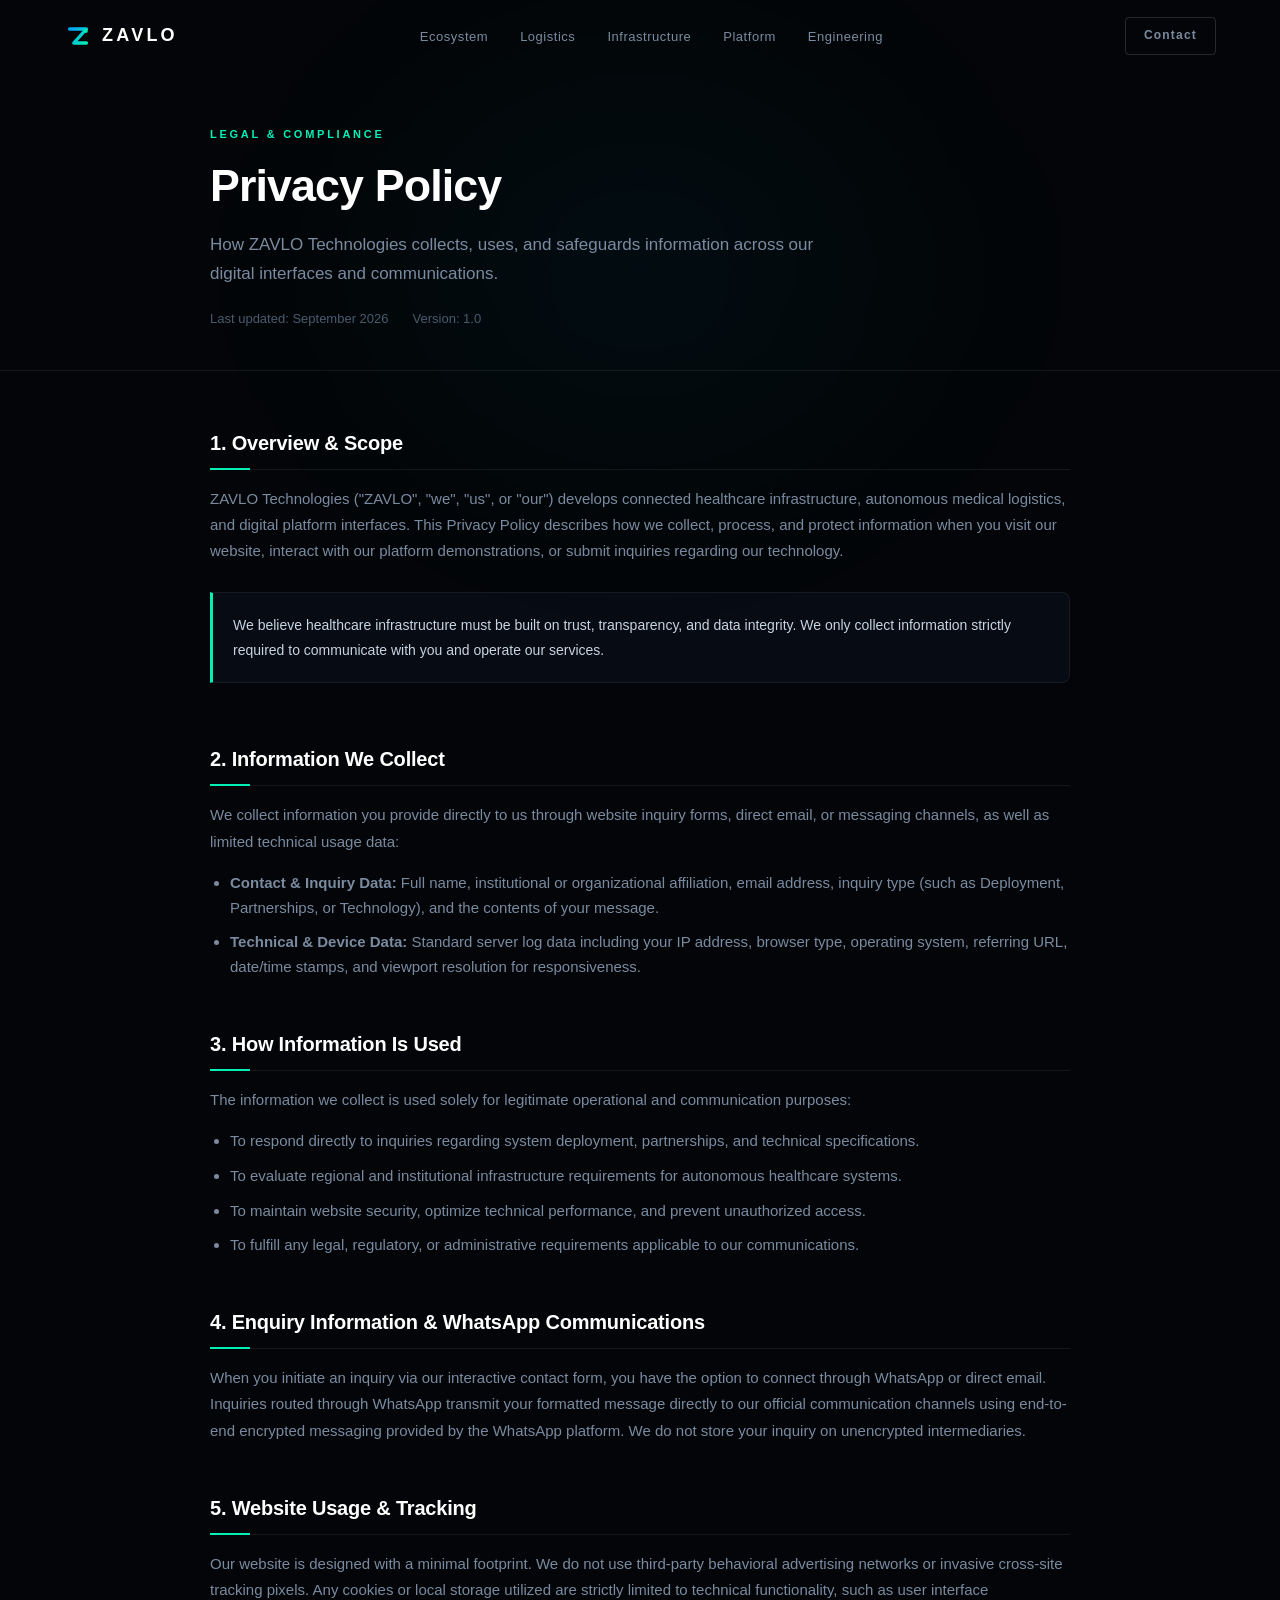
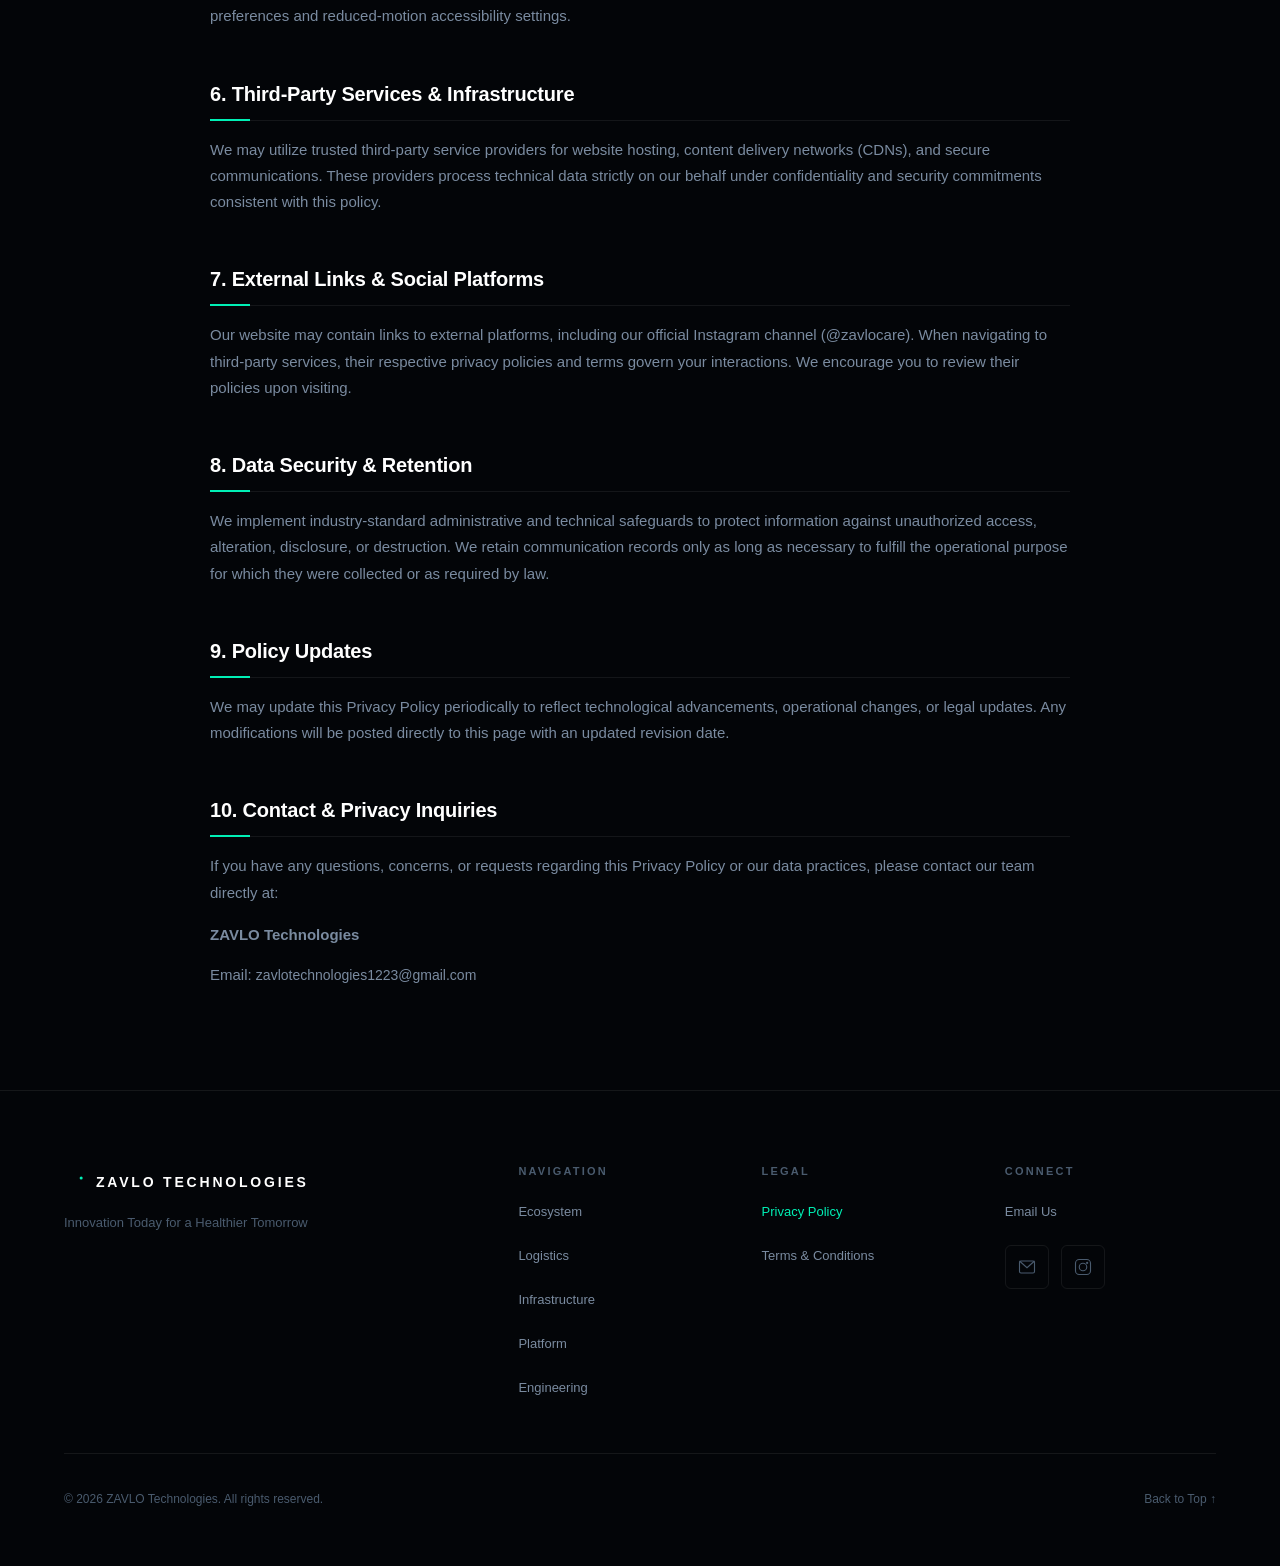
<file: privacy-policy/index.html>
<!DOCTYPE html>
<html lang="en">
<head>
  <meta charset="UTF-8">
  <meta name="viewport" content="width=device-width, initial-scale=1.0">
  <title>Privacy Policy | ZAVLO Technologies</title>
  <meta name="description" content="Privacy Policy for ZAVLO Technologies. Learn how we handle inquiry communications, website usage data, and data security across our connected healthcare ecosystem.">
  <meta name="robots" content="index, follow">
  <link rel="canonical" href="https://zavlo.com/privacy-policy">
  <link rel="stylesheet" href="../src/css/style.css">
</head>
<body>
  <!-- Ambient background void -->
  <div class="background-void" aria-hidden="true">
    <div class="void-bloom"></div>
  </div>

  <!-- Header & Navigation -->
  <header class="site-header scrolled" id="site-header">
    <nav class="nav-container" aria-label="Main Navigation">
      <a href="../#hero" class="nav-logo" aria-label="ZAVLO Technologies Home">
        <div class="logo-mark">
          <svg width="28" height="28" viewBox="0 0 100 100" fill="none" xmlns="http://www.w3.org/2000/svg">
            <path d="M20 25 H80 L35 75 H80" stroke="url(#logo-grad-privacy)" stroke-width="12" stroke-linecap="round" stroke-linejoin="round"/>
            <circle cx="78" cy="32" r="7" fill="#00F0B5" />
            <defs>
              <linearGradient id="logo-grad-privacy" x1="20" y1="25" x2="80" y2="75" gradientUnits="userSpaceOnUse">
                <stop offset="0%" stop-color="#00A3FF"/>
                <stop offset="100%" stop-color="#00F0B5"/>
              </linearGradient>
            </defs>
          </svg>
        </div>
        <span class="logo-text">ZAVLO</span>
      </a>

      <ul class="nav-menu" id="nav-menu">
        <li><a href="../#ecosystem" class="nav-link">Ecosystem</a></li>
        <li><a href="../#logistics" class="nav-link">Logistics</a></li>
        <li><a href="../#infrastructure" class="nav-link">Infrastructure</a></li>
        <li><a href="../#digital" class="nav-link">Platform</a></li>
        <li><a href="../#technology" class="nav-link">Engineering</a></li>
      </ul>

      <div class="nav-actions">
        <a href="../#contact" class="btn btn-nav">Contact</a>
        <button class="mobile-toggle" id="mobile-toggle" aria-label="Toggle Navigation Menu" aria-expanded="false" aria-controls="nav-menu">
          <span class="hamburger-line"></span>
          <span class="hamburger-line"></span>
        </button>
      </div>
    </nav>
  </header>

  <main id="main-content">
    <!-- Legal Page Header -->
    <section class="legal-page-header">
      <div class="section-container">
        <div class="legal-header-wrapper">
          <span class="section-badge">LEGAL & COMPLIANCE</span>
          <h1 class="section-title">Privacy Policy</h1>
          <p class="section-subtitle">
            How ZAVLO Technologies collects, uses, and safeguards information across our digital interfaces and communications.
          </p>
          <div class="legal-meta">
            <div class="legal-meta-item">
              <span>Last updated: September 2026</span>
            </div>
            <div class="legal-meta-item">
              <span>Version: 1.0</span>
            </div>
          </div>
        </div>
      </div>
    </section>

    <!-- Legal Article Content -->
    <section class="legal-content-section">
      <div class="section-container">
        <article class="legal-article">
          
          <div class="legal-block">
            <h2>1. Overview & Scope</h2>
            <p>
              ZAVLO Technologies ("ZAVLO", "we", "us", or "our") develops connected healthcare infrastructure, autonomous medical logistics, and digital platform interfaces. This Privacy Policy describes how we collect, process, and protect information when you visit our website, interact with our platform demonstrations, or submit inquiries regarding our technology.
            </p>
            <div class="legal-callout">
              <p>
                We believe healthcare infrastructure must be built on trust, transparency, and data integrity. We only collect information strictly required to communicate with you and operate our services.
              </p>
            </div>
          </div>

          <div class="legal-block">
            <h2>2. Information We Collect</h2>
            <p>
              We collect information you provide directly to us through website inquiry forms, direct email, or messaging channels, as well as limited technical usage data:
            </p>
            <ul>
              <li><strong>Contact & Inquiry Data:</strong> Full name, institutional or organizational affiliation, email address, inquiry type (such as Deployment, Partnerships, or Technology), and the contents of your message.</li>
              <li><strong>Technical & Device Data:</strong> Standard server log data including your IP address, browser type, operating system, referring URL, date/time stamps, and viewport resolution for responsiveness.</li>
            </ul>
          </div>

          <div class="legal-block">
            <h2>3. How Information Is Used</h2>
            <p>
              The information we collect is used solely for legitimate operational and communication purposes:
            </p>
            <ul>
              <li>To respond directly to inquiries regarding system deployment, partnerships, and technical specifications.</li>
              <li>To evaluate regional and institutional infrastructure requirements for autonomous healthcare systems.</li>
              <li>To maintain website security, optimize technical performance, and prevent unauthorized access.</li>
              <li>To fulfill any legal, regulatory, or administrative requirements applicable to our communications.</li>
            </ul>
          </div>

          <div class="legal-block">
            <h2>4. Enquiry Information & WhatsApp Communications</h2>
            <p>
              When you initiate an inquiry via our interactive contact form, you have the option to connect through WhatsApp or direct email. Inquiries routed through WhatsApp transmit your formatted message directly to our official communication channels using end-to-end encrypted messaging provided by the WhatsApp platform. We do not store your inquiry on unencrypted intermediaries.
            </p>
          </div>

          <div class="legal-block">
            <h2>5. Website Usage & Tracking</h2>
            <p>
              Our website is designed with a minimal footprint. We do not use third-party behavioral advertising networks or invasive cross-site tracking pixels. Any cookies or local storage utilized are strictly limited to technical functionality, such as user interface preferences and reduced-motion accessibility settings.
            </p>
          </div>

          <div class="legal-block">
            <h2>6. Third-Party Services & Infrastructure</h2>
            <p>
              We may utilize trusted third-party service providers for website hosting, content delivery networks (CDNs), and secure communications. These providers process technical data strictly on our behalf under confidentiality and security commitments consistent with this policy.
            </p>
          </div>

          <div class="legal-block">
            <h2>7. External Links & Social Platforms</h2>
            <p>
              Our website may contain links to external platforms, including our official Instagram channel (@zavlocare). When navigating to third-party services, their respective privacy policies and terms govern your interactions. We encourage you to review their policies upon visiting.
            </p>
          </div>

          <div class="legal-block">
            <h2>8. Data Security & Retention</h2>
            <p>
              We implement industry-standard administrative and technical safeguards to protect information against unauthorized access, alteration, disclosure, or destruction. We retain communication records only as long as necessary to fulfill the operational purpose for which they were collected or as required by law.
            </p>
          </div>

          <div class="legal-block">
            <h2>9. Policy Updates</h2>
            <p>
              We may update this Privacy Policy periodically to reflect technological advancements, operational changes, or legal updates. Any modifications will be posted directly to this page with an updated revision date.
            </p>
          </div>

          <div class="legal-block">
            <h2>10. Contact & Privacy Inquiries</h2>
            <p>
              If you have any questions, concerns, or requests regarding this Privacy Policy or our data practices, please contact our team directly at:
            </p>
            <p>
              <strong>ZAVLO Technologies</strong><br>
              Email: <a href="mailto:zavlotechnologies1223@gmail.com" class="contact-link" style="display:inline-flex; margin-top:0.5rem;">zavlotechnologies1223@gmail.com</a>
            </p>
          </div>

        </article>
      </div>
    </section>
  </main>

  <!-- Footer -->
  <footer class="site-footer">
    <div class="footer-container">
      <div class="footer-brand">
        <a href="../#hero" class="footer-logo">
          <svg width="22" height="22" viewBox="0 0 100 100" fill="none" xmlns="http://www.w3.org/2000/svg">
            <path d="M20 25 H80 L35 75 H80" stroke="url(#f-logo-privacy)" stroke-width="12" stroke-linecap="round" stroke-linejoin="round"/>
            <circle cx="78" cy="32" r="7" fill="#00F0B5" />
            <defs>
              <linearGradient id="logo-grad-privacy-f" x1="20" y1="25" x2="80" y2="75" gradientUnits="userSpaceOnUse">
                <stop offset="0%" stop-color="#00A3FF"/>
                <stop offset="100%" stop-color="#00F0B5"/>
              </linearGradient>
            </defs>
          </svg>
          <span class="footer-title">ZAVLO TECHNOLOGIES</span>
        </a>
        <p class="footer-tagline">Innovation Today for a Healthier Tomorrow</p>
      </div>

      <div class="footer-column">
        <h4 class="footer-col-title">Navigation</h4>
        <ul class="footer-links">
          <li><a href="../#ecosystem">Ecosystem</a></li>
          <li><a href="../#logistics">Logistics</a></li>
          <li><a href="../#infrastructure">Infrastructure</a></li>
          <li><a href="../#digital">Platform</a></li>
          <li><a href="../#technology">Engineering</a></li>
        </ul>
      </div>

      <div class="footer-column">
        <h4 class="footer-col-title">Legal</h4>
        <ul class="footer-links">
          <li><a href="." style="color:var(--primary-teal);">Privacy Policy</a></li>
          <li><a href="../terms-and-conditions/">Terms & Conditions</a></li>
        </ul>
      </div>

      <div class="footer-column">
        <h4 class="footer-col-title">Connect</h4>
        <ul class="footer-links">
          <li><a href="mailto:zavlotechnologies1223@gmail.com">Email Us</a></li>
          <li>
            <div class="footer-social-row">
              <a href="mailto:zavlotechnologies1223@gmail.com" aria-label="Email ZAVLO">
                <svg viewBox="0 0 24 24" fill="none" stroke="currentColor" stroke-width="1.5"><rect x="2" y="4" width="20" height="16" rx="2"/><path d="M22 4L12 13 2 4"/></svg>
              </a>
              <a href="https://www.instagram.com/zavlocare/" target="_blank" rel="noopener noreferrer" aria-label="ZAVLO on Instagram">
                <svg viewBox="0 0 24 24" fill="none" stroke="currentColor" stroke-width="1.5"><rect x="2" y="2" width="20" height="20" rx="5"/><circle cx="12" cy="12" r="5"/><circle cx="17.5" cy="6.5" r="1.5" fill="currentColor" stroke="none"/></svg>
              </a>
            </div>
          </li>
        </ul>
      </div>

      <div class="footer-bottom">
        <p>&copy; 2026 ZAVLO Technologies. All rights reserved.</p>
        <p><a href="../#hero">Back to Top &uarr;</a></p>
      </div>
    </div>
  </footer>

  <script src="../src/js/main.js"></script>
</body>
</html>
</file>
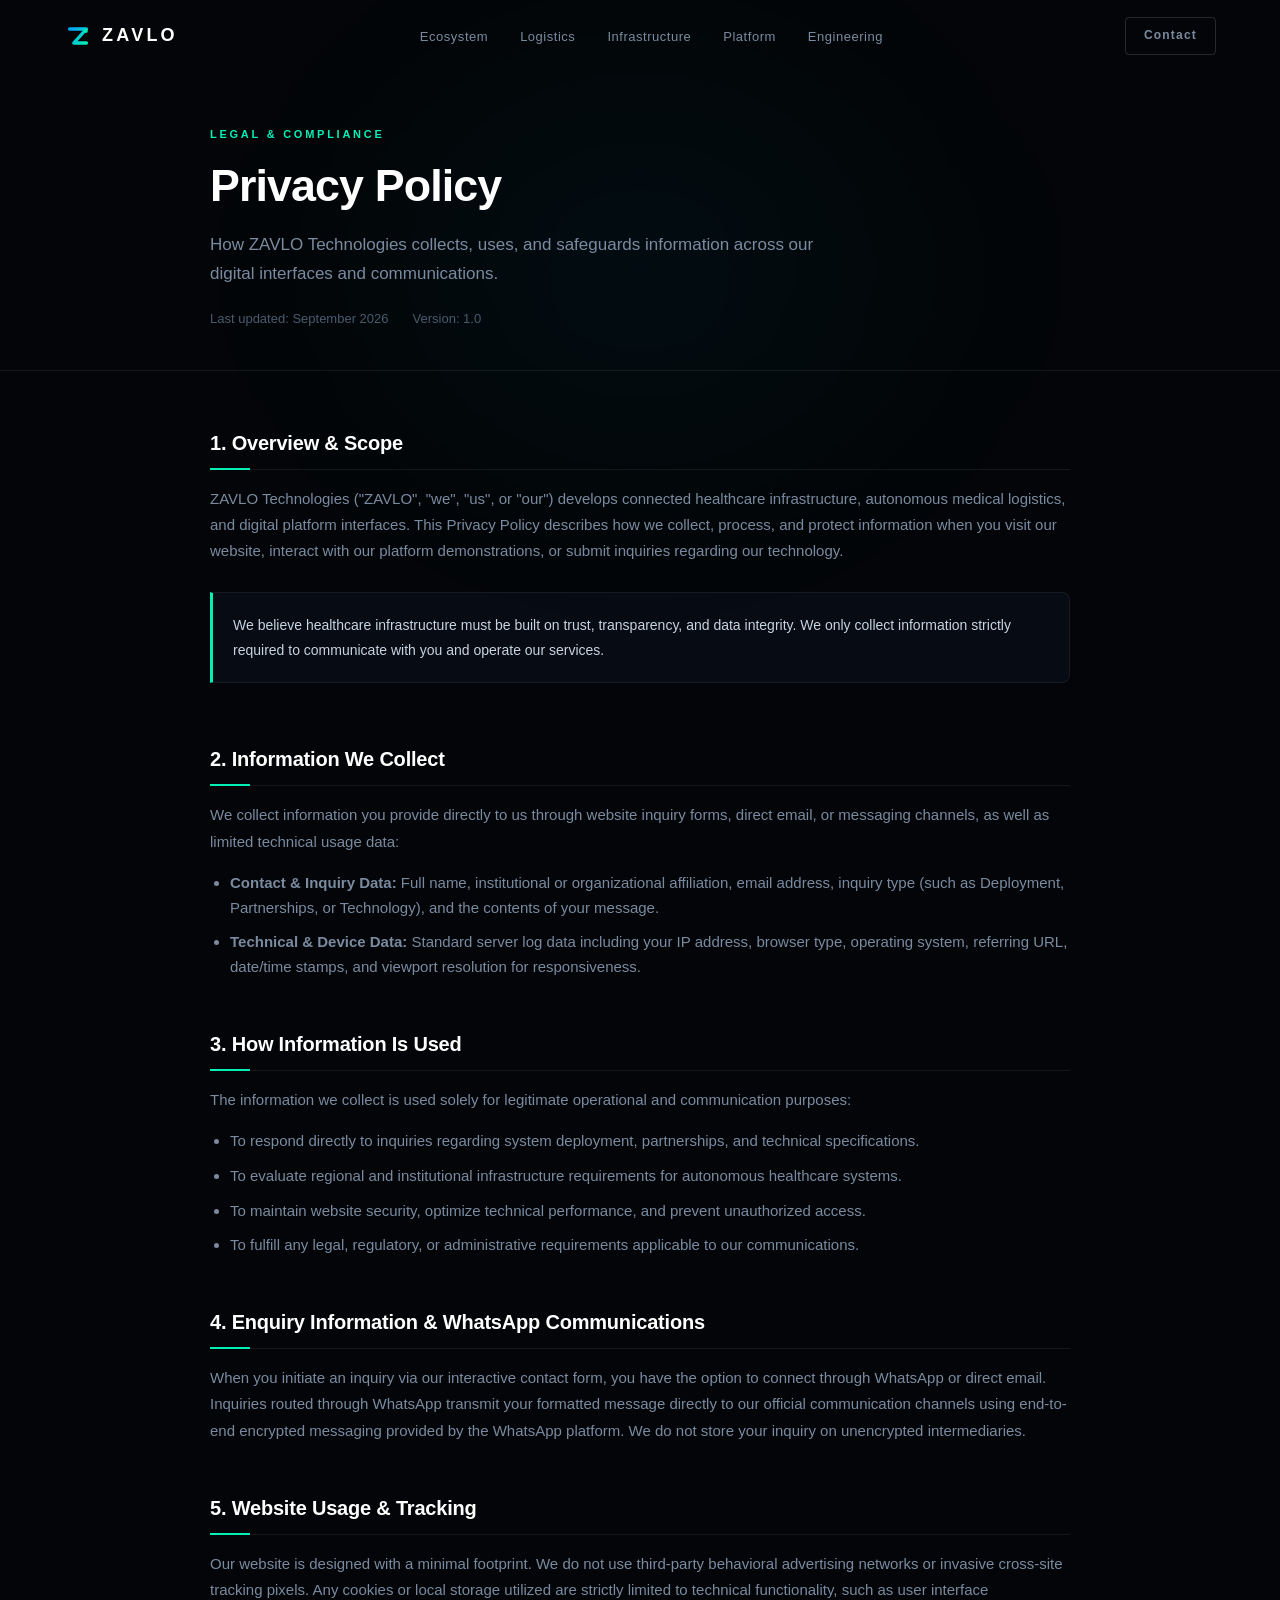
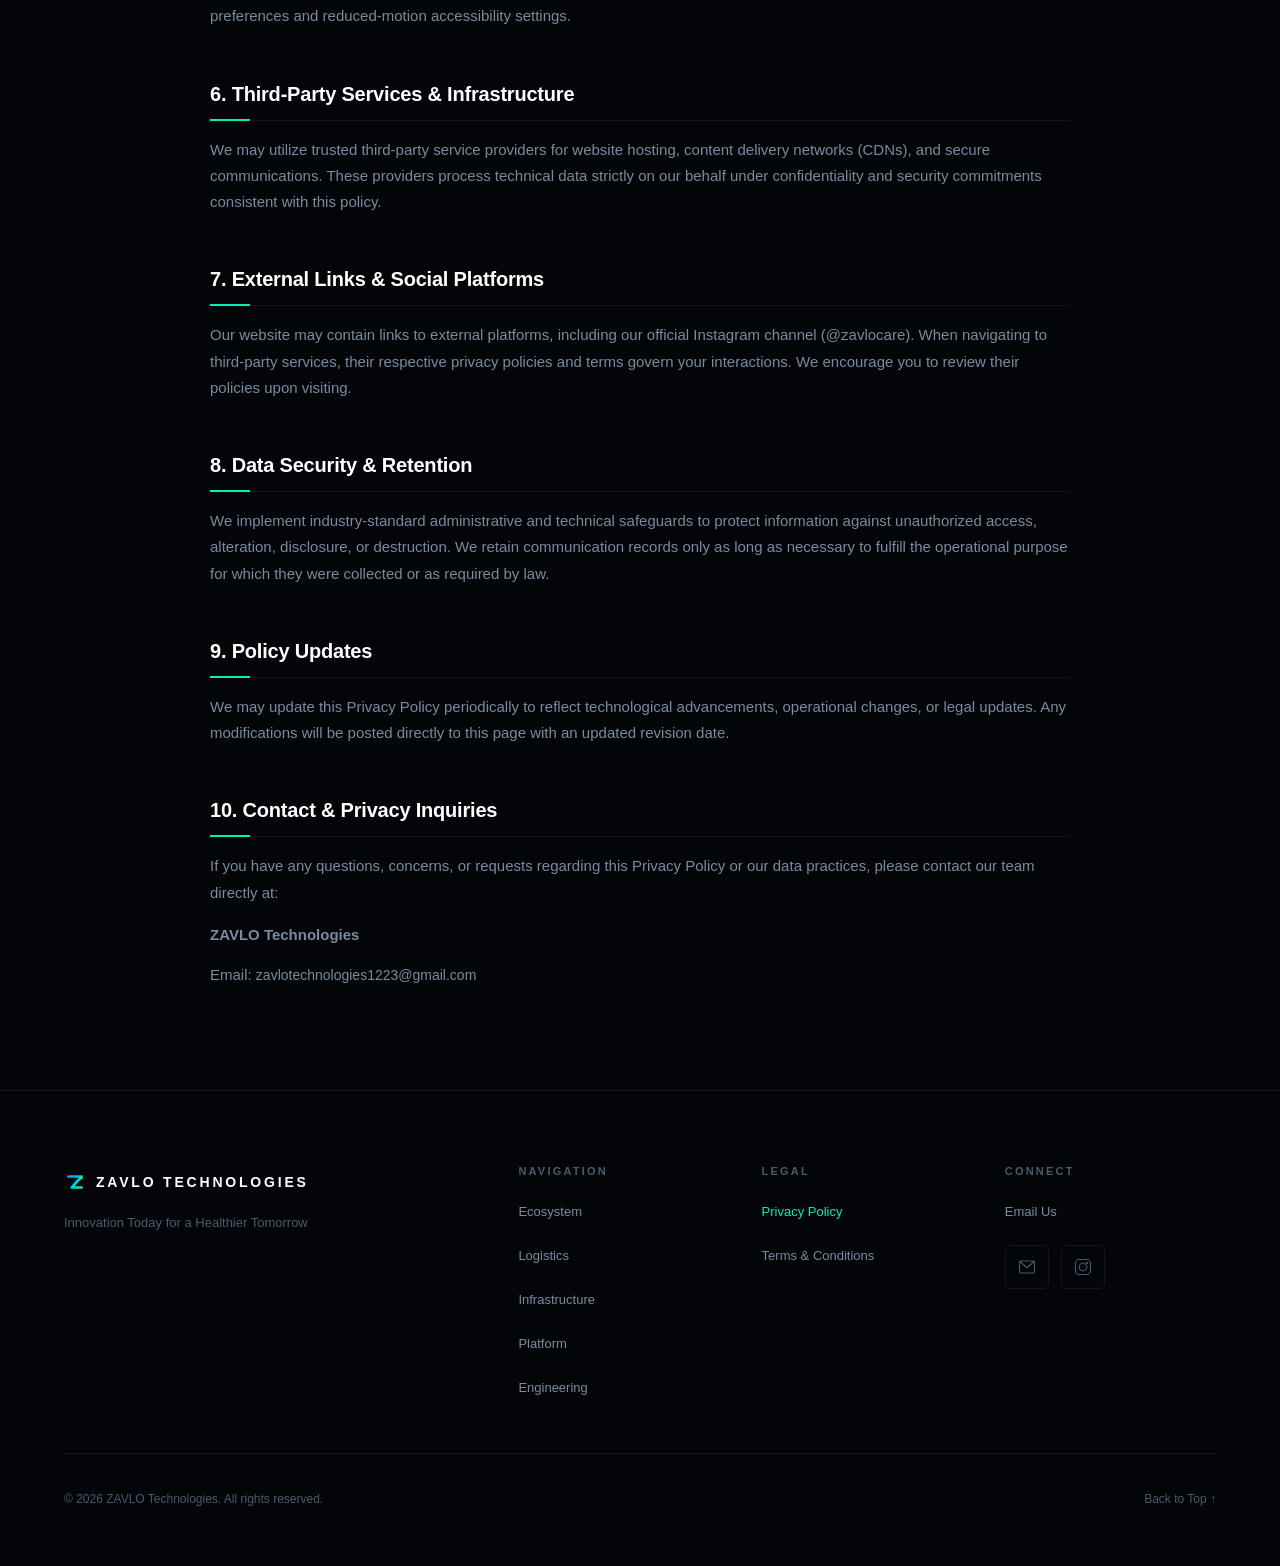
<file: privacy-policy.html>
<!DOCTYPE html>
<html lang="en">
<head>
  <meta charset="UTF-8">
  <meta name="viewport" content="width=device-width, initial-scale=1.0">
  <title>Privacy Policy | ZAVLO Technologies</title>
  <meta name="description" content="Privacy Policy for ZAVLO Technologies. Learn how we handle inquiry communications, website usage data, and data security across our connected healthcare ecosystem.">
  <meta name="robots" content="index, follow">
  <link rel="canonical" href="https://zavlo.com/privacy-policy">
  <link rel="stylesheet" href="src/css/style.css">
</head>
<body>
  <!-- Ambient background void -->
  <div class="background-void" aria-hidden="true">
    <div class="void-bloom"></div>
  </div>

  <!-- Header & Navigation -->
  <header class="site-header scrolled" id="site-header">
    <nav class="nav-container" aria-label="Main Navigation">
      <a href="index.html#hero" class="nav-logo" aria-label="ZAVLO Technologies Home">
        <div class="logo-mark">
          <svg width="28" height="28" viewBox="0 0 100 100" fill="none" xmlns="http://www.w3.org/2000/svg">
            <path d="M20 25 H80 L35 75 H80" stroke="url(#logo-grad-privacy-root)" stroke-width="12" stroke-linecap="round" stroke-linejoin="round"/>
            <circle cx="78" cy="32" r="7" fill="#00F0B5" />
            <defs>
              <linearGradient id="logo-grad-privacy-root" x1="20" y1="25" x2="80" y2="75" gradientUnits="userSpaceOnUse">
                <stop offset="0%" stop-color="#00A3FF"/>
                <stop offset="100%" stop-color="#00F0B5"/>
              </linearGradient>
            </defs>
          </svg>
        </div>
        <span class="logo-text">ZAVLO</span>
      </a>

      <ul class="nav-menu" id="nav-menu">
        <li><a href="index.html#ecosystem" class="nav-link">Ecosystem</a></li>
        <li><a href="index.html#logistics" class="nav-link">Logistics</a></li>
        <li><a href="index.html#infrastructure" class="nav-link">Infrastructure</a></li>
        <li><a href="index.html#digital" class="nav-link">Platform</a></li>
        <li><a href="index.html#technology" class="nav-link">Engineering</a></li>
      </ul>

      <div class="nav-actions">
        <a href="index.html#contact" class="btn btn-nav">Contact</a>
        <button class="mobile-toggle" id="mobile-toggle" aria-label="Toggle Navigation Menu" aria-expanded="false" aria-controls="nav-menu">
          <span class="hamburger-line"></span>
          <span class="hamburger-line"></span>
        </button>
      </div>
    </nav>
  </header>

  <main id="main-content">
    <!-- Legal Page Header -->
    <section class="legal-page-header">
      <div class="section-container">
        <div class="legal-header-wrapper">
          <span class="section-badge">LEGAL & COMPLIANCE</span>
          <h1 class="section-title">Privacy Policy</h1>
          <p class="section-subtitle">
            How ZAVLO Technologies collects, uses, and safeguards information across our digital interfaces and communications.
          </p>
          <div class="legal-meta">
            <div class="legal-meta-item">
              <span>Last updated: September 2026</span>
            </div>
            <div class="legal-meta-item">
              <span>Version: 1.0</span>
            </div>
          </div>
        </div>
      </div>
    </section>

    <!-- Legal Article Content -->
    <section class="legal-content-section">
      <div class="section-container">
        <article class="legal-article">
          
          <div class="legal-block">
            <h2>1. Overview & Scope</h2>
            <p>
              ZAVLO Technologies ("ZAVLO", "we", "us", or "our") develops connected healthcare infrastructure, autonomous medical logistics, and digital platform interfaces. This Privacy Policy describes how we collect, process, and protect information when you visit our website, interact with our platform demonstrations, or submit inquiries regarding our technology.
            </p>
            <div class="legal-callout">
              <p>
                We believe healthcare infrastructure must be built on trust, transparency, and data integrity. We only collect information strictly required to communicate with you and operate our services.
              </p>
            </div>
          </div>

          <div class="legal-block">
            <h2>2. Information We Collect</h2>
            <p>
              We collect information you provide directly to us through website inquiry forms, direct email, or messaging channels, as well as limited technical usage data:
            </p>
            <ul>
              <li><strong>Contact & Inquiry Data:</strong> Full name, institutional or organizational affiliation, email address, inquiry type (such as Deployment, Partnerships, or Technology), and the contents of your message.</li>
              <li><strong>Technical & Device Data:</strong> Standard server log data including your IP address, browser type, operating system, referring URL, date/time stamps, and viewport resolution for responsiveness.</li>
            </ul>
          </div>

          <div class="legal-block">
            <h2>3. How Information Is Used</h2>
            <p>
              The information we collect is used solely for legitimate operational and communication purposes:
            </p>
            <ul>
              <li>To respond directly to inquiries regarding system deployment, partnerships, and technical specifications.</li>
              <li>To evaluate regional and institutional infrastructure requirements for autonomous healthcare systems.</li>
              <li>To maintain website security, optimize technical performance, and prevent unauthorized access.</li>
              <li>To fulfill any legal, regulatory, or administrative requirements applicable to our communications.</li>
            </ul>
          </div>

          <div class="legal-block">
            <h2>4. Enquiry Information & WhatsApp Communications</h2>
            <p>
              When you initiate an inquiry via our interactive contact form, you have the option to connect through WhatsApp or direct email. Inquiries routed through WhatsApp transmit your formatted message directly to our official communication channels using end-to-end encrypted messaging provided by the WhatsApp platform. We do not store your inquiry on unencrypted intermediaries.
            </p>
          </div>

          <div class="legal-block">
            <h2>5. Website Usage & Tracking</h2>
            <p>
              Our website is designed with a minimal footprint. We do not use third-party behavioral advertising networks or invasive cross-site tracking pixels. Any cookies or local storage utilized are strictly limited to technical functionality, such as user interface preferences and reduced-motion accessibility settings.
            </p>
          </div>

          <div class="legal-block">
            <h2>6. Third-Party Services & Infrastructure</h2>
            <p>
              We may utilize trusted third-party service providers for website hosting, content delivery networks (CDNs), and secure communications. These providers process technical data strictly on our behalf under confidentiality and security commitments consistent with this policy.
            </p>
          </div>

          <div class="legal-block">
            <h2>7. External Links & Social Platforms</h2>
            <p>
              Our website may contain links to external platforms, including our official Instagram channel (@zavlocare). When navigating to third-party services, their respective privacy policies and terms govern your interactions. We encourage you to review their policies upon visiting.
            </p>
          </div>

          <div class="legal-block">
            <h2>8. Data Security & Retention</h2>
            <p>
              We implement industry-standard administrative and technical safeguards to protect information against unauthorized access, alteration, disclosure, or destruction. We retain communication records only as long as necessary to fulfill the operational purpose for which they were collected or as required by law.
            </p>
          </div>

          <div class="legal-block">
            <h2>9. Policy Updates</h2>
            <p>
              We may update this Privacy Policy periodically to reflect technological advancements, operational changes, or legal updates. Any modifications will be posted directly to this page with an updated revision date.
            </p>
          </div>

          <div class="legal-block">
            <h2>10. Contact & Privacy Inquiries</h2>
            <p>
              If you have any questions, concerns, or requests regarding this Privacy Policy or our data practices, please contact our team directly at:
            </p>
            <p>
              <strong>ZAVLO Technologies</strong><br>
              Email: <a href="mailto:zavlotechnologies1223@gmail.com" class="contact-link" style="display:inline-flex; margin-top:0.5rem;">zavlotechnologies1223@gmail.com</a>
            </p>
          </div>

        </article>
      </div>
    </section>
  </main>

  <!-- Footer -->
  <footer class="site-footer">
    <div class="footer-container">
      <div class="footer-brand">
        <a href="index.html#hero" class="footer-logo">
          <svg width="22" height="22" viewBox="0 0 100 100" fill="none" xmlns="http://www.w3.org/2000/svg">
            <path d="M20 25 H80 L35 75 H80" stroke="url(#f-logo-privacy-r)" stroke-width="12" stroke-linecap="round" stroke-linejoin="round"/>
            <circle cx="78" cy="32" r="7" fill="#00F0B5" />
            <defs>
              <linearGradient id="f-logo-privacy-r" x1="20" y1="25" x2="80" y2="75" gradientUnits="userSpaceOnUse">
                <stop offset="0%" stop-color="#00A3FF"/>
                <stop offset="100%" stop-color="#00F0B5"/>
              </linearGradient>
            </defs>
          </svg>
          <span class="footer-title">ZAVLO TECHNOLOGIES</span>
        </a>
        <p class="footer-tagline">Innovation Today for a Healthier Tomorrow</p>
      </div>

      <div class="footer-column">
        <h4 class="footer-col-title">Navigation</h4>
        <ul class="footer-links">
          <li><a href="index.html#ecosystem">Ecosystem</a></li>
          <li><a href="index.html#logistics">Logistics</a></li>
          <li><a href="index.html#infrastructure">Infrastructure</a></li>
          <li><a href="index.html#digital">Platform</a></li>
          <li><a href="index.html#technology">Engineering</a></li>
        </ul>
      </div>

      <div class="footer-column">
        <h4 class="footer-col-title">Legal</h4>
        <ul class="footer-links">
          <li><a href="privacy-policy" style="color:var(--primary-teal);">Privacy Policy</a></li>
          <li><a href="terms-and-conditions">Terms & Conditions</a></li>
        </ul>
      </div>

      <div class="footer-column">
        <h4 class="footer-col-title">Connect</h4>
        <ul class="footer-links">
          <li><a href="mailto:zavlotechnologies1223@gmail.com">Email Us</a></li>
          <li>
            <div class="footer-social-row">
              <a href="mailto:zavlotechnologies1223@gmail.com" aria-label="Email ZAVLO">
                <svg viewBox="0 0 24 24" fill="none" stroke="currentColor" stroke-width="1.5"><rect x="2" y="4" width="20" height="16" rx="2"/><path d="M22 4L12 13 2 4"/></svg>
              </a>
              <a href="https://www.instagram.com/zavlocare/" target="_blank" rel="noopener noreferrer" aria-label="ZAVLO on Instagram">
                <svg viewBox="0 0 24 24" fill="none" stroke="currentColor" stroke-width="1.5"><rect x="2" y="2" width="20" height="20" rx="5"/><circle cx="12" cy="12" r="5"/><circle cx="17.5" cy="6.5" r="1.5" fill="currentColor" stroke="none"/></svg>
              </a>
            </div>
          </li>
        </ul>
      </div>

      <div class="footer-bottom">
        <p>&copy; 2026 ZAVLO Technologies. All rights reserved.</p>
        <p><a href="index.html#hero">Back to Top &uarr;</a></p>
      </div>
    </div>
  </footer>

  <script src="src/js/main.js"></script>
</body>
</html>
</file>
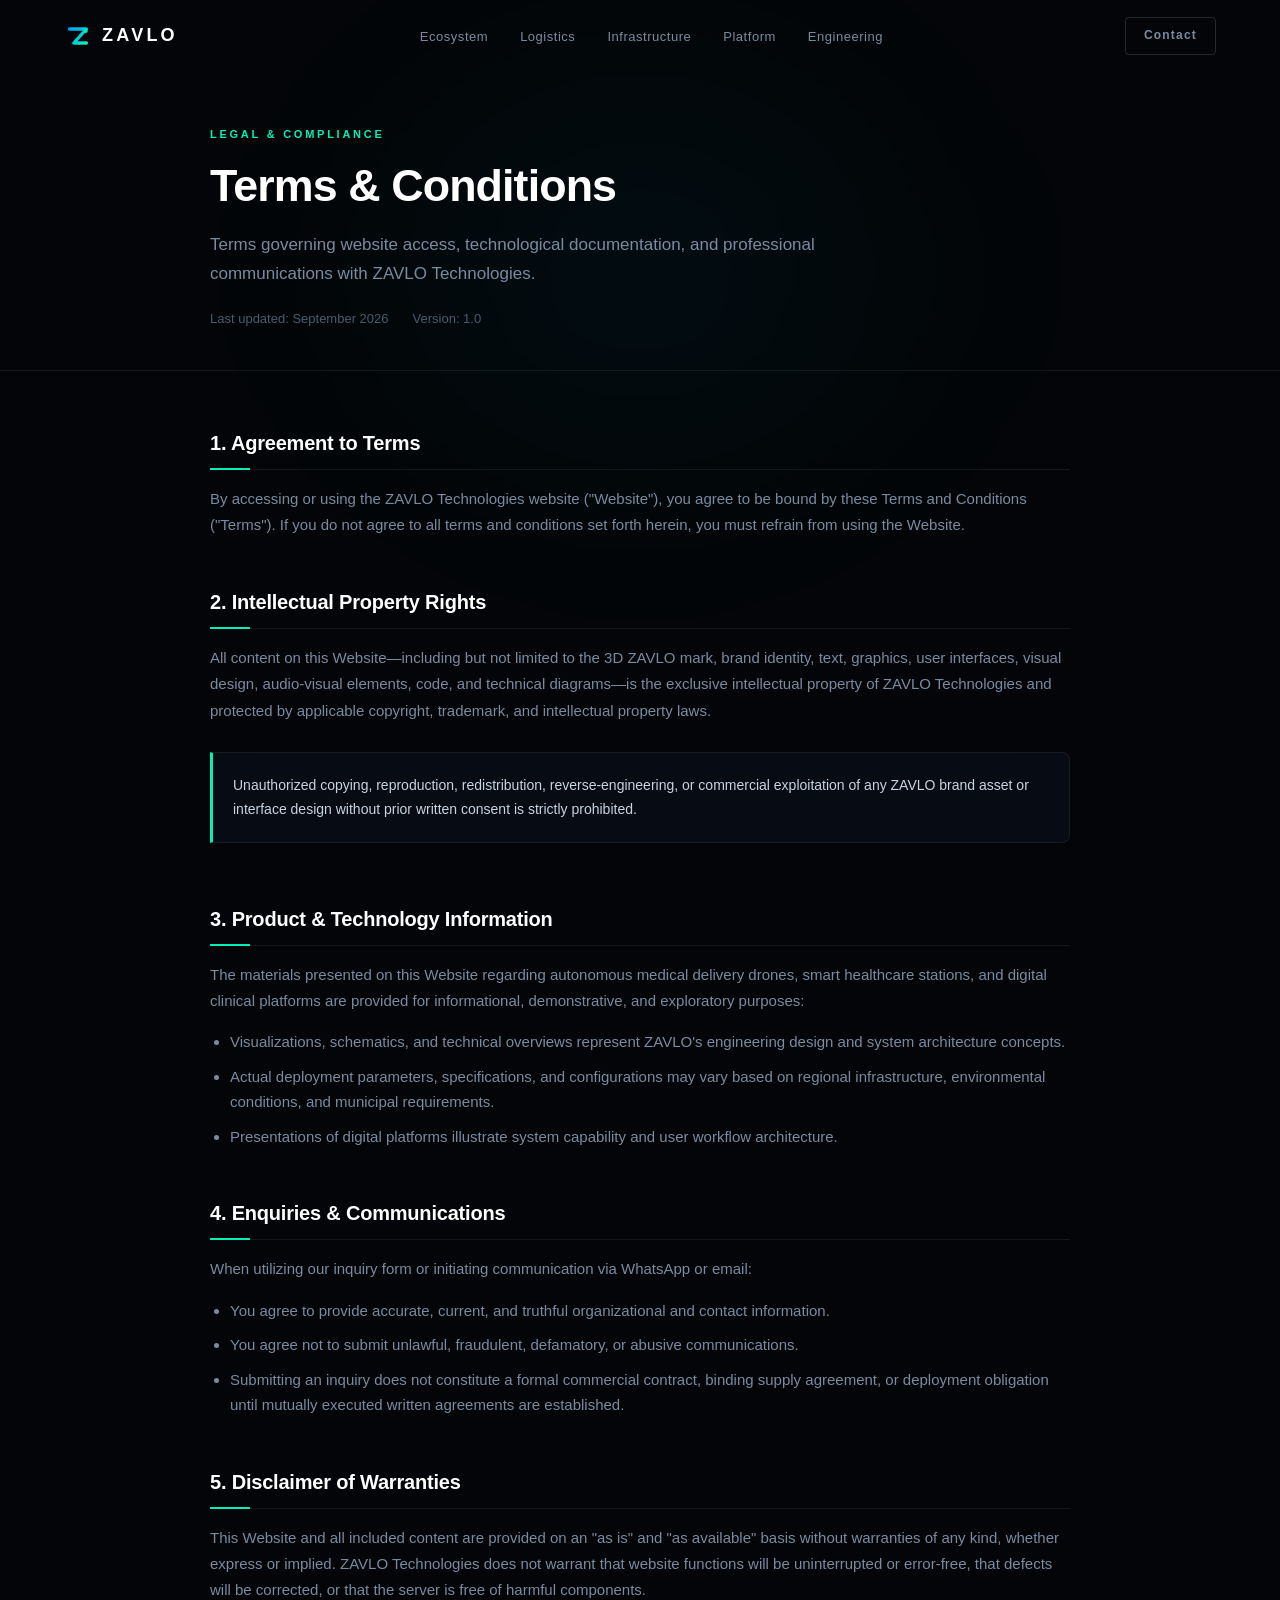
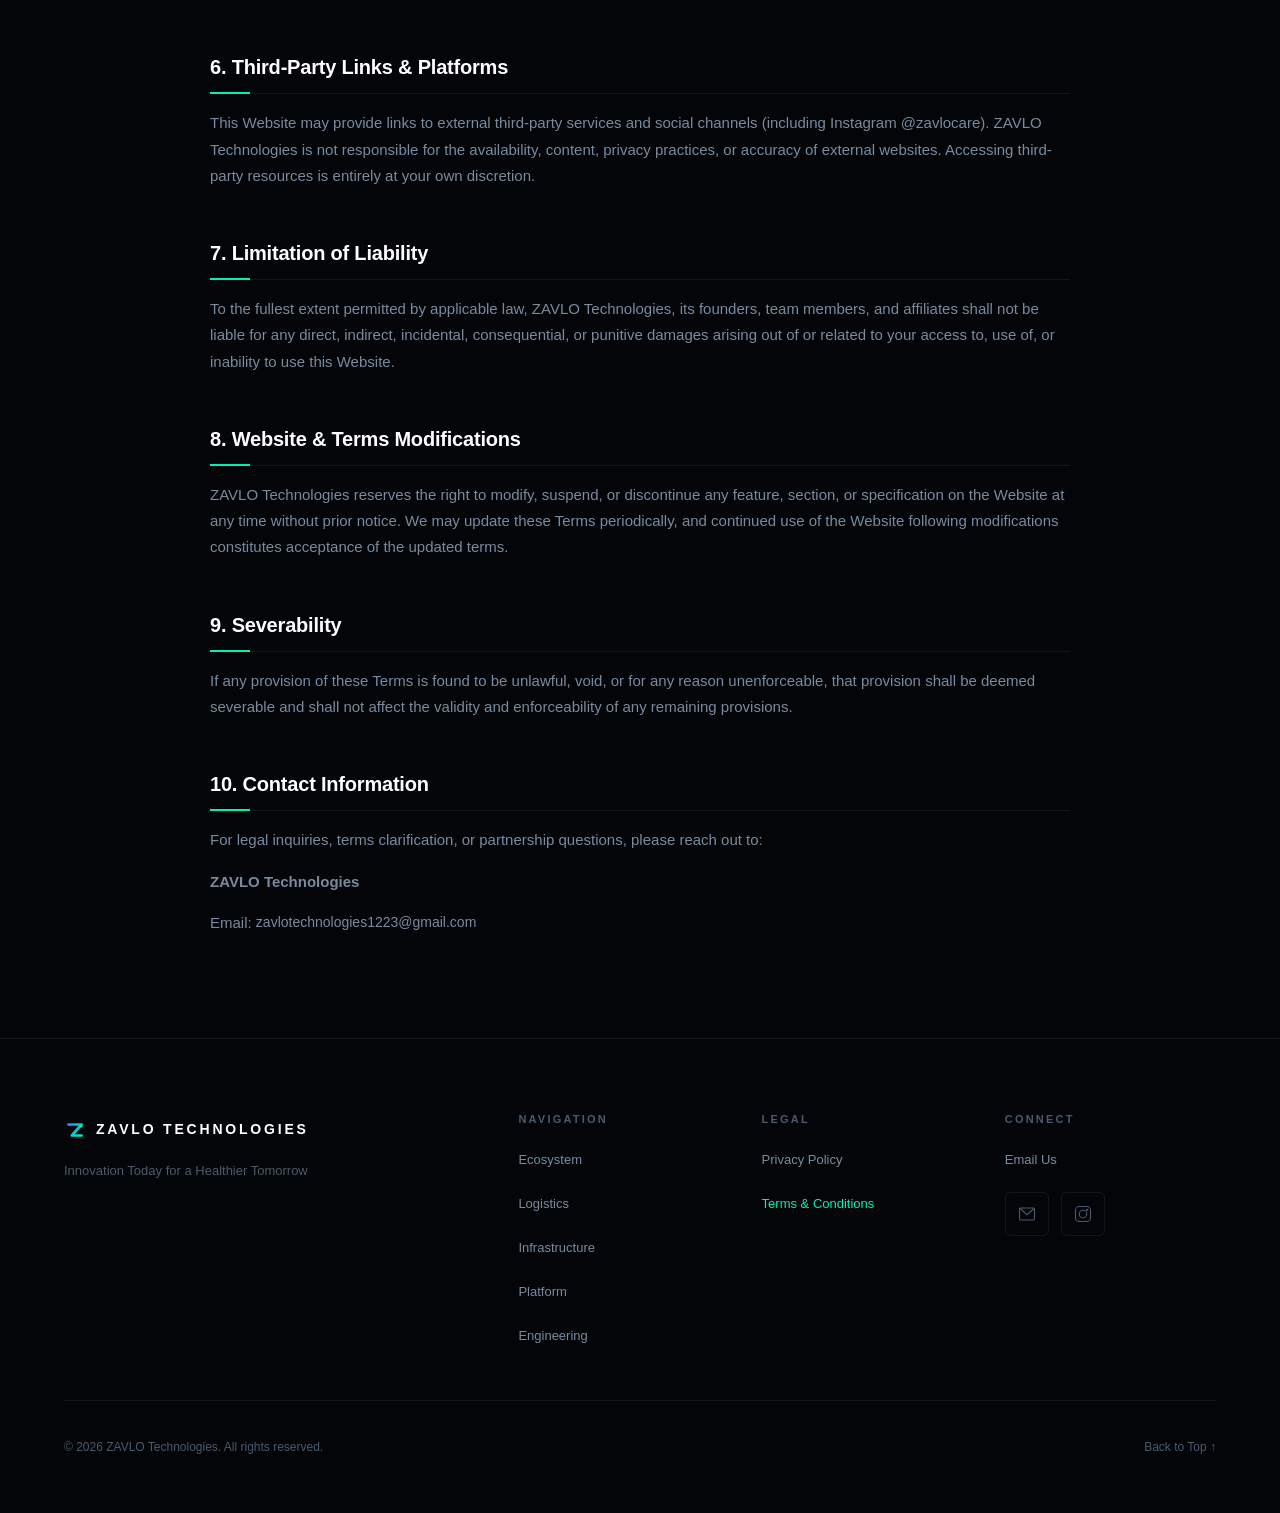
<file: terms-and-conditions.html>
<!DOCTYPE html>
<html lang="en">
<head>
  <meta charset="UTF-8">
  <meta name="viewport" content="width=device-width, initial-scale=1.0">
  <title>Terms & Conditions | ZAVLO Technologies</title>
  <meta name="description" content="Terms and Conditions governing the use of ZAVLO Technologies website, technology previews, and inquiry communications across our connected healthcare infrastructure ecosystem.">
  <meta name="robots" content="index, follow">
  <link rel="canonical" href="https://zavlo.com/terms-and-conditions">
  <link rel="stylesheet" href="src/css/style.css">
</head>
<body>
  <!-- Ambient background void -->
  <div class="background-void" aria-hidden="true">
    <div class="void-bloom"></div>
  </div>

  <!-- Header & Navigation -->
  <header class="site-header scrolled" id="site-header">
    <nav class="nav-container" aria-label="Main Navigation">
      <a href="index.html#hero" class="nav-logo" aria-label="ZAVLO Technologies Home">
        <div class="logo-mark">
          <svg width="28" height="28" viewBox="0 0 100 100" fill="none" xmlns="http://www.w3.org/2000/svg">
            <path d="M20 25 H80 L35 75 H80" stroke="url(#logo-grad-terms-root)" stroke-width="12" stroke-linecap="round" stroke-linejoin="round"/>
            <circle cx="78" cy="32" r="7" fill="#00F0B5" />
            <defs>
              <linearGradient id="logo-grad-terms-root" x1="20" y1="25" x2="80" y2="75" gradientUnits="userSpaceOnUse">
                <stop offset="0%" stop-color="#00A3FF"/>
                <stop offset="100%" stop-color="#00F0B5"/>
              </linearGradient>
            </defs>
          </svg>
        </div>
        <span class="logo-text">ZAVLO</span>
      </a>

      <ul class="nav-menu" id="nav-menu">
        <li><a href="index.html#ecosystem" class="nav-link">Ecosystem</a></li>
        <li><a href="index.html#logistics" class="nav-link">Logistics</a></li>
        <li><a href="index.html#infrastructure" class="nav-link">Infrastructure</a></li>
        <li><a href="index.html#digital" class="nav-link">Platform</a></li>
        <li><a href="index.html#technology" class="nav-link">Engineering</a></li>
      </ul>

      <div class="nav-actions">
        <a href="index.html#contact" class="btn btn-nav">Contact</a>
        <button class="mobile-toggle" id="mobile-toggle" aria-label="Toggle Navigation Menu" aria-expanded="false" aria-controls="nav-menu">
          <span class="hamburger-line"></span>
          <span class="hamburger-line"></span>
        </button>
      </div>
    </nav>
  </header>

  <main id="main-content">
    <!-- Legal Page Header -->
    <section class="legal-page-header">
      <div class="section-container">
        <div class="legal-header-wrapper">
          <span class="section-badge">LEGAL & COMPLIANCE</span>
          <h1 class="section-title">Terms & Conditions</h1>
          <p class="section-subtitle">
            Terms governing website access, technological documentation, and professional communications with ZAVLO Technologies.
          </p>
          <div class="legal-meta">
            <div class="legal-meta-item">
              <span>Last updated: September 2026</span>
            </div>
            <div class="legal-meta-item">
              <span>Version: 1.0</span>
            </div>
          </div>
        </div>
      </div>
    </section>

    <!-- Legal Article Content -->
    <section class="legal-content-section">
      <div class="section-container">
        <article class="legal-article">
          
          <div class="legal-block">
            <h2>1. Agreement to Terms</h2>
            <p>
              By accessing or using the ZAVLO Technologies website ("Website"), you agree to be bound by these Terms and Conditions ("Terms"). If you do not agree to all terms and conditions set forth herein, you must refrain from using the Website.
            </p>
          </div>

          <div class="legal-block">
            <h2>2. Intellectual Property Rights</h2>
            <p>
              All content on this Website—including but not limited to the 3D ZAVLO mark, brand identity, text, graphics, user interfaces, visual design, audio-visual elements, code, and technical diagrams—is the exclusive intellectual property of ZAVLO Technologies and protected by applicable copyright, trademark, and intellectual property laws.
            </p>
            <div class="legal-callout">
              <p>
                Unauthorized copying, reproduction, redistribution, reverse-engineering, or commercial exploitation of any ZAVLO brand asset or interface design without prior written consent is strictly prohibited.
              </p>
            </div>
          </div>

          <div class="legal-block">
            <h2>3. Product & Technology Information</h2>
            <p>
              The materials presented on this Website regarding autonomous medical delivery drones, smart healthcare stations, and digital clinical platforms are provided for informational, demonstrative, and exploratory purposes:
            </p>
            <ul>
              <li>Visualizations, schematics, and technical overviews represent ZAVLO's engineering design and system architecture concepts.</li>
              <li>Actual deployment parameters, specifications, and configurations may vary based on regional infrastructure, environmental conditions, and municipal requirements.</li>
              <li>Presentations of digital platforms illustrate system capability and user workflow architecture.</li>
            </ul>
          </div>

          <div class="legal-block">
            <h2>4. Enquiries & Communications</h2>
            <p>
              When utilizing our inquiry form or initiating communication via WhatsApp or email:
            </p>
            <ul>
              <li>You agree to provide accurate, current, and truthful organizational and contact information.</li>
              <li>You agree not to submit unlawful, fraudulent, defamatory, or abusive communications.</li>
              <li>Submitting an inquiry does not constitute a formal commercial contract, binding supply agreement, or deployment obligation until mutually executed written agreements are established.</li>
            </ul>
          </div>

          <div class="legal-block">
            <h2>5. Disclaimer of Warranties</h2>
            <p>
              This Website and all included content are provided on an "as is" and "as available" basis without warranties of any kind, whether express or implied. ZAVLO Technologies does not warrant that website functions will be uninterrupted or error-free, that defects will be corrected, or that the server is free of harmful components.
            </p>
          </div>

          <div class="legal-block">
            <h2>6. Third-Party Links & Platforms</h2>
            <p>
              This Website may provide links to external third-party services and social channels (including Instagram @zavlocare). ZAVLO Technologies is not responsible for the availability, content, privacy practices, or accuracy of external websites. Accessing third-party resources is entirely at your own discretion.
            </p>
          </div>

          <div class="legal-block">
            <h2>7. Limitation of Liability</h2>
            <p>
              To the fullest extent permitted by applicable law, ZAVLO Technologies, its founders, team members, and affiliates shall not be liable for any direct, indirect, incidental, consequential, or punitive damages arising out of or related to your access to, use of, or inability to use this Website.
            </p>
          </div>

          <div class="legal-block">
            <h2>8. Website & Terms Modifications</h2>
            <p>
              ZAVLO Technologies reserves the right to modify, suspend, or discontinue any feature, section, or specification on the Website at any time without prior notice. We may update these Terms periodically, and continued use of the Website following modifications constitutes acceptance of the updated terms.
            </p>
          </div>

          <div class="legal-block">
            <h2>9. Severability</h2>
            <p>
              If any provision of these Terms is found to be unlawful, void, or for any reason unenforceable, that provision shall be deemed severable and shall not affect the validity and enforceability of any remaining provisions.
            </p>
          </div>

          <div class="legal-block">
            <h2>10. Contact Information</h2>
            <p>
              For legal inquiries, terms clarification, or partnership questions, please reach out to:
            </p>
            <p>
              <strong>ZAVLO Technologies</strong><br>
              Email: <a href="mailto:zavlotechnologies1223@gmail.com" class="contact-link" style="display:inline-flex; margin-top:0.5rem;">zavlotechnologies1223@gmail.com</a>
            </p>
          </div>

        </article>
      </div>
    </section>
  </main>

  <!-- Footer -->
  <footer class="site-footer">
    <div class="footer-container">
      <div class="footer-brand">
        <a href="index.html#hero" class="footer-logo">
          <svg width="22" height="22" viewBox="0 0 100 100" fill="none" xmlns="http://www.w3.org/2000/svg">
            <path d="M20 25 H80 L35 75 H80" stroke="url(#f-logo-terms-r)" stroke-width="12" stroke-linecap="round" stroke-linejoin="round"/>
            <circle cx="78" cy="32" r="7" fill="#00F0B5" />
            <defs>
              <linearGradient id="f-logo-terms-r" x1="20" y1="25" x2="80" y2="75" gradientUnits="userSpaceOnUse">
                <stop offset="0%" stop-color="#00A3FF"/>
                <stop offset="100%" stop-color="#00F0B5"/>
              </linearGradient>
            </defs>
          </svg>
          <span class="footer-title">ZAVLO TECHNOLOGIES</span>
        </a>
        <p class="footer-tagline">Innovation Today for a Healthier Tomorrow</p>
      </div>

      <div class="footer-column">
        <h4 class="footer-col-title">Navigation</h4>
        <ul class="footer-links">
          <li><a href="index.html#ecosystem">Ecosystem</a></li>
          <li><a href="index.html#logistics">Logistics</a></li>
          <li><a href="index.html#infrastructure">Infrastructure</a></li>
          <li><a href="index.html#digital">Platform</a></li>
          <li><a href="index.html#technology">Engineering</a></li>
        </ul>
      </div>

      <div class="footer-column">
        <h4 class="footer-col-title">Legal</h4>
        <ul class="footer-links">
          <li><a href="privacy-policy">Privacy Policy</a></li>
          <li><a href="terms-and-conditions" style="color:var(--primary-teal);">Terms & Conditions</a></li>
        </ul>
      </div>

      <div class="footer-column">
        <h4 class="footer-col-title">Connect</h4>
        <ul class="footer-links">
          <li><a href="mailto:zavlotechnologies1223@gmail.com">Email Us</a></li>
          <li>
            <div class="footer-social-row">
              <a href="mailto:zavlotechnologies1223@gmail.com" aria-label="Email ZAVLO">
                <svg viewBox="0 0 24 24" fill="none" stroke="currentColor" stroke-width="1.5"><rect x="2" y="4" width="20" height="16" rx="2"/><path d="M22 4L12 13 2 4"/></svg>
              </a>
              <a href="https://www.instagram.com/zavlocare/" target="_blank" rel="noopener noreferrer" aria-label="ZAVLO on Instagram">
                <svg viewBox="0 0 24 24" fill="none" stroke="currentColor" stroke-width="1.5"><rect x="2" y="2" width="20" height="20" rx="5"/><circle cx="12" cy="12" r="5"/><circle cx="17.5" cy="6.5" r="1.5" fill="currentColor" stroke="none"/></svg>
              </a>
            </div>
          </li>
        </ul>
      </div>

      <div class="footer-bottom">
        <p>&copy; 2026 ZAVLO Technologies. All rights reserved.</p>
        <p><a href="index.html#hero">Back to Top &uarr;</a></p>
      </div>
    </div>
  </footer>

  <script src="src/js/main.js"></script>
</body>
</html>
</file>
<file: src/css/style.css>
/* ==========================================================================
   ZAVLO TECHNOLOGIES — GLOBAL DESIGN SYSTEM & STYLES (STAGE 5 REFINED)
   Cinematic + Responsive + Mobile Optimized + Safe Area Support
   ========================================================================== */

/* --------------------------------------------------------------------------
   1. Design Tokens & Custom Properties
   -------------------------------------------------------------------------- */
:root {
  /* Color Palette */
  --bg-void: #030508;
  --bg-primary: #05070B;
  --bg-secondary: #0A101D;
  --bg-elevated: #0D1424;
  --bg-card: rgba(10, 16, 29, 0.6);
  --bg-card-hover: rgba(14, 23, 42, 0.85);

  --primary-blue: #00A3FF;
  --primary-teal: #00F0B5;
  --accent-cyan: #00D4E8;
  --text-main: #FFFFFF;
  --text-secondary: #C8D4E0;
  --text-muted: #7A8BA0;
  --text-dim: #4A5B6E;

  /* Gradients */
  --grad-cyan-teal: linear-gradient(135deg, var(--primary-blue) 0%, var(--primary-teal) 100%);
  --grad-text: linear-gradient(135deg, #FFFFFF 20%, var(--primary-teal) 100%);
  --grad-section: linear-gradient(180deg, transparent 0%, rgba(0, 163, 255, 0.03) 50%, transparent 100%);

  /* Borders & Glass */
  --border-subtle: rgba(255, 255, 255, 0.07);
  --border-light: rgba(255, 255, 255, 0.14);
  --border-focus: rgba(0, 240, 181, 0.5);
  --glass-blur: blur(20px);

  /* Typography */
  --font-primary: 'Inter', -apple-system, BlinkMacSystemFont, 'Segoe UI', Roboto, 'Helvetica Neue', Arial, sans-serif;
  --font-mono: 'SFMono-Regular', Consolas, 'Liberation Mono', Menlo, monospace;

  /* Layout & Spacing */
  --header-height: 72px;
  --max-width: 1200px;
  --section-gap: clamp(4.5rem, 9vh, 9rem);

  /* Motion */
  --ease-out: cubic-bezier(0.16, 1, 0.3, 1);
  --ease-smooth: cubic-bezier(0.25, 0.1, 0.25, 1);
  --duration-fast: 0.2s;
  --duration-medium: 0.5s;
  --duration-slow: 0.9s;
  --duration-cinematic: 1.4s;
}

/* --------------------------------------------------------------------------
   2. Global Resets & Baseline
   -------------------------------------------------------------------------- */
*, *::before, *::after {
  box-sizing: border-box;
  margin: 0;
  padding: 0;
}

html {
  scroll-behavior: smooth;
  background-color: var(--bg-void);
  color: var(--text-main);
  font-family: var(--font-primary);
  font-size: 16px;
  line-height: 1.6;
  -webkit-font-smoothing: antialiased;
  -moz-osx-font-smoothing: grayscale;
  overflow-x: hidden;
  max-width: 100%;
}

body {
  position: relative;
  min-height: 100vh;
  min-height: 100dvh;
  background-color: var(--bg-void);
  overflow-x: hidden;
  max-width: 100%;
  word-break: break-word;
  overflow-wrap: break-word;
}

/* Scrollbar */
::-webkit-scrollbar { width: 6px; }
::-webkit-scrollbar-track { background: var(--bg-void); }
::-webkit-scrollbar-thumb { background: rgba(255,255,255,0.12); border-radius: 3px; }
::-webkit-scrollbar-thumb:hover { background: rgba(0,240,181,0.35); }

/* Focus Accessibility */
:focus-visible {
  outline: 2px solid var(--primary-teal);
  outline-offset: 3px;
}

/* --------------------------------------------------------------------------
   3. Background Void & Ambient Light
   -------------------------------------------------------------------------- */
.background-void {
  position: fixed;
  inset: 0;
  pointer-events: none;
  z-index: 0;
  overflow: hidden;
  max-width: 100vw;
}

.void-bloom {
  position: absolute;
  top: 30%;
  left: 50%;
  transform: translate(-50%, -50%);
  width: 70vw;
  height: 70vh;
  max-width: 800px;
  max-height: 800px;
  background: radial-gradient(
    ellipse,
    rgba(0, 163, 255, 0.06) 0%,
    rgba(0, 240, 181, 0.02) 40%,
    transparent 70%
  );
  filter: blur(80px);
}

.void-bloom.secondary {
  top: 80%;
  left: 35%;
  width: 50vw;
  height: 50vh;
  background: radial-gradient(
    ellipse,
    rgba(0, 240, 181, 0.04) 0%,
    transparent 65%
  );
}

/* Pointer-reactive ambient light (desktop) */
.pointer-light {
  position: fixed;
  width: 500px;
  height: 500px;
  border-radius: 50%;
  background: radial-gradient(circle, rgba(0, 163, 255, 0.06) 0%, transparent 70%);
  pointer-events: none;
  z-index: 1;
  transform: translate(-50%, -50%);
  opacity: 0;
  transition: opacity 0.6s var(--ease-smooth);
  filter: blur(40px);
}

.pointer-light.active {
  opacity: 1;
}

/* --------------------------------------------------------------------------
   4. Navigation (Desktop & Mobile Drawer)
   -------------------------------------------------------------------------- */
.site-header {
  position: fixed;
  top: 0;
  left: 0;
  width: 100%;
  height: var(--header-height);
  padding-top: env(safe-area-inset-top, 0);
  z-index: 100;
  transition:
    background-color 0.4s var(--ease-smooth),
    backdrop-filter 0.4s var(--ease-smooth),
    border-color 0.4s var(--ease-smooth);
  border-bottom: 1px solid transparent;
}

.site-header.scrolled {
  background-color: rgba(3, 5, 8, 0.92);
  backdrop-filter: var(--glass-blur);
  -webkit-backdrop-filter: var(--glass-blur);
  border-bottom-color: var(--border-subtle);
}

.nav-container {
  max-width: var(--max-width);
  height: 100%;
  margin: 0 auto;
  padding: 0 max(1.5rem, env(safe-area-inset-left, 0));
  display: flex;
  align-items: center;
  justify-content: space-between;
}

.nav-logo {
  display: flex;
  align-items: center;
  gap: 0.625rem;
  text-decoration: none;
  color: var(--text-main);
  min-height: 44px;
  min-width: 44px;
}

.logo-mark {
  display: flex;
  align-items: center;
  justify-content: center;
  width: 28px;
  height: 28px;
}

.logo-text {
  font-size: 1.125rem;
  font-weight: 700;
  letter-spacing: 0.18em;
  color: var(--text-main);
}

.nav-menu {
  display: flex;
  align-items: center;
  gap: 2rem;
  list-style: none;
}

.nav-link {
  color: var(--text-muted);
  text-decoration: none;
  font-size: 0.8125rem;
  font-weight: 500;
  letter-spacing: 0.04em;
  transition: color var(--duration-fast) var(--ease-out);
  padding: 0.5rem 0;
  position: relative;
}

.nav-link:hover, .nav-link.active {
  color: var(--text-main);
}

.nav-link::after {
  content: '';
  position: absolute;
  bottom: 0;
  left: 0;
  width: 0;
  height: 1px;
  background: var(--primary-teal);
  transition: width var(--duration-medium) var(--ease-out);
}

.nav-link:hover::after, .nav-link.active::after {
  width: 100%;
}

.nav-actions {
  display: flex;
  align-items: center;
  gap: 0.875rem;
}

.mobile-toggle {
  display: none;
  background: rgba(255, 255, 255, 0.03);
  border: 1px solid var(--border-subtle);
  border-radius: 6px;
  width: 44px;
  height: 44px;
  flex-direction: column;
  align-items: center;
  justify-content: center;
  gap: 6px;
  cursor: pointer;
  padding: 10px;
  transition: border-color var(--duration-fast) var(--ease-out), background-color var(--duration-fast) var(--ease-out);
}

.mobile-toggle:hover, .mobile-toggle:focus-visible {
  border-color: var(--border-light);
  background: rgba(255, 255, 255, 0.06);
}

.hamburger-line {
  width: 20px;
  height: 1.5px;
  background-color: var(--text-main);
  border-radius: 2px;
  transition: transform 0.3s var(--ease-out), opacity 0.3s var(--ease-out);
}

/* --------------------------------------------------------------------------
   5. Button System (Touch Targets >= 44px)
   -------------------------------------------------------------------------- */
.btn {
  position: relative;
  display: inline-flex;
  align-items: center;
  justify-content: center;
  gap: 0.625rem;
  min-height: 48px;
  padding: 0 1.75rem;
  border-radius: 6px;
  font-size: 0.8125rem;
  font-weight: 600;
  letter-spacing: 0.1em;
  text-decoration: none;
  transition: all var(--duration-fast) var(--ease-out);
  cursor: pointer;
  border: none;
  font-family: var(--font-primary);
  text-align: center;
}

.btn-nav {
  min-height: 38px;
  padding: 0 1.125rem;
  background: transparent;
  border: 1px solid var(--border-light);
  color: var(--text-muted);
  border-radius: 4px;
  font-size: 0.75rem;
}

.btn-nav:hover {
  border-color: var(--primary-teal);
  color: var(--text-main);
  box-shadow: 0 0 20px rgba(0, 240, 181, 0.12);
}

.btn-primary {
  background: rgba(5, 7, 11, 0.85);
  color: var(--text-main);
  border: 1px solid rgba(0, 240, 181, 0.35);
  box-shadow: 0 0 25px rgba(0, 240, 181, 0.1);
  overflow: hidden;
}

.btn-primary .btn-glow {
  position: absolute;
  inset: 0;
  background: var(--grad-cyan-teal);
  opacity: 0.12;
  transition: opacity var(--duration-fast) var(--ease-out);
  z-index: 1;
}

.btn-primary .btn-text,
.btn-primary svg {
  position: relative;
  z-index: 2;
}

.btn-primary:hover {
  transform: translateY(-2px);
  border-color: var(--primary-teal);
  box-shadow: 0 4px 35px rgba(0, 240, 181, 0.25);
}

.btn-primary:hover .btn-glow { opacity: 0.22; }

.btn-secondary {
  background: transparent;
  color: var(--text-muted);
  border: 1px solid var(--border-subtle);
}

.btn-secondary:hover {
  color: var(--text-main);
  border-color: var(--border-light);
  background: rgba(255, 255, 255, 0.03);
}

/* --------------------------------------------------------------------------
   6. Hero Section (Stage 2 Preserved + Mobile Optimized)
   -------------------------------------------------------------------------- */
.hero-section {
  position: relative;
  width: 100%;
  min-height: 100vh;
  min-height: 100svh;
  min-height: 100dvh;
  display: flex;
  flex-direction: column;
  align-items: center;
  justify-content: center;
  padding: calc(var(--header-height) + env(safe-area-inset-top, 0)) 1.25rem 2rem;
  z-index: 1;
  overflow: hidden;
}

.webgl-container {
  position: absolute;
  inset: 0;
  z-index: 1;
  pointer-events: auto;
}

#hero-webgl-canvas {
  width: 100%;
  height: 100%;
  display: block;
}

.hero-overlay {
  position: relative;
  z-index: 2;
  display: flex;
  flex-direction: column;
  align-items: center;
  justify-content: space-between;
  width: 100%;
  max-width: 900px;
  min-height: calc(100svh - var(--header-height) - 3.5rem);
  min-height: calc(100dvh - var(--header-height) - 3.5rem);
  pointer-events: none;
  text-align: center;
}

.hero-content {
  pointer-events: auto;
  margin-top: auto;
  padding-top: clamp(34vh, 42vh, 46vh);
  display: flex;
  flex-direction: column;
  align-items: center;
  width: 100%;
  transition: opacity var(--duration-medium) var(--ease-out), transform var(--duration-medium) var(--ease-out);
}

.hero-brand {
  display: flex;
  flex-direction: column;
  align-items: center;
  margin-bottom: 0.75rem;
  width: 100%;
}

.wordmark-zavlo {
  font-size: clamp(2.4rem, 6.5vw, 5rem);
  font-weight: 800;
  letter-spacing: clamp(0.18em, 0.26em, 0.3em);
  line-height: 1;
  color: var(--text-main);
  text-indent: clamp(0.18em, 0.26em, 0.3em);
  text-shadow: 0 0 50px rgba(0, 163, 255, 0.25);
}

.dot-a {
  position: relative;
  display: inline-block;
}

.dot-a::after {
  content: '';
  position: absolute;
  top: 38%;
  left: 50%;
  transform: translate(-50%, -50%);
  width: clamp(5px, 0.9vw, 10px);
  height: clamp(5px, 0.9vw, 10px);
  background-color: var(--primary-teal);
  border-radius: 50%;
  box-shadow: 0 0 10px var(--primary-teal), 0 0 20px rgba(0,240,181,0.5);
}

.wordmark-subtitle {
  font-size: clamp(0.625rem, 1.2vw, 0.875rem);
  font-weight: 600;
  letter-spacing: clamp(0.35em, 0.48em, 0.55em);
  color: rgba(0, 163, 255, 0.75);
  margin-top: 0.75rem;
  text-indent: clamp(0.35em, 0.48em, 0.55em);
  text-transform: uppercase;
}

.hero-tagline {
  font-size: clamp(0.9375rem, 1.6vw, 1.125rem);
  font-weight: 400;
  color: var(--text-muted);
  letter-spacing: 0.05em;
  max-width: 480px;
  margin-bottom: 2.25rem;
  padding: 0 0.5rem;
}

.hero-cta-group {
  display: flex;
  align-items: center;
  justify-content: center;
  gap: 1rem;
  flex-wrap: wrap;
  width: 100%;
}

/* Scroll Indicator */
.scroll-indicator {
  pointer-events: auto;
  display: flex;
  flex-direction: column;
  align-items: center;
  gap: 0.625rem;
  margin-top: auto;
  padding-top: 2rem;
  opacity: 0.6;
  transition: opacity var(--duration-fast) var(--ease-out);
}

.scroll-indicator:hover { opacity: 1; }

.scroll-text {
  font-size: 0.625rem;
  font-weight: 600;
  letter-spacing: 0.3em;
  color: var(--text-dim);
}

.scroll-line {
  position: relative;
  width: 1px;
  height: 30px;
  background: rgba(255,255,255,0.08);
  overflow: hidden;
}

.scroll-dot {
  position: absolute;
  top: 0; left: 0;
  width: 100%; height: 50%;
  background: var(--grad-cyan-teal);
  animation: scrollPulse 2.5s infinite ease-in-out;
}

@keyframes scrollPulse {
  0% { transform: translateY(-100%); }
  50% { transform: translateY(100%); }
  100% { transform: translateY(200%); }
}

/* --------------------------------------------------------------------------
   7. Shared Section Layout & Scroll Reveal
   -------------------------------------------------------------------------- */
.section-container {
  max-width: var(--max-width);
  margin: 0 auto;
  padding: 0 max(1.5rem, env(safe-area-inset-left, 0));
}

.section-badge {
  display: inline-block;
  font-size: 0.6875rem;
  font-weight: 700;
  letter-spacing: 0.25em;
  color: var(--primary-teal);
  margin-bottom: 1rem;
  text-transform: uppercase;
}

.section-title {
  font-size: clamp(1.75rem, 3.5vw, 3rem);
  font-weight: 700;
  line-height: 1.15;
  color: var(--text-main);
  margin-bottom: 1.25rem;
  letter-spacing: -0.02em;
}

.section-subtitle,
.section-description {
  font-size: clamp(0.9375rem, 1.4vw, 1.0625rem);
  color: var(--text-muted);
  line-height: 1.7;
  max-width: 620px;
}

.section-header.center {
  text-align: center;
  display: flex;
  flex-direction: column;
  align-items: center;
  margin-bottom: clamp(2.5rem, 5vw, 4rem);
}

/* Reveal Animations */
.reveal-on-scroll {
  opacity: 0;
  transform: translateY(24px);
  transition: opacity var(--duration-cinematic) var(--ease-out), transform var(--duration-cinematic) var(--ease-out);
}

.reveal-on-scroll.is-visible {
  opacity: 1;
  transform: translateY(0);
}

.reveal-on-scroll.is-visible .stagger-child {
  opacity: 1;
  transform: translateY(0);
}

.stagger-child {
  opacity: 0;
  transform: translateY(16px);
  transition: opacity 0.7s var(--ease-out), transform 0.7s var(--ease-out);
}

.stagger-child:nth-child(1) { transition-delay: 0.08s; }
.stagger-child:nth-child(2) { transition-delay: 0.16s; }
.stagger-child:nth-child(3) { transition-delay: 0.24s; }
.stagger-child:nth-child(4) { transition-delay: 0.32s; }

.section-glow {
  position: absolute;
  top: 50%;
  left: 50%;
  transform: translate(-50%, -50%);
  width: 60%;
  max-width: 600px;
  aspect-ratio: 1;
  background: radial-gradient(circle, rgba(0, 163, 255, 0.05) 0%, transparent 70%);
  filter: blur(60px);
  pointer-events: none;
  z-index: 0;
}

/* --------------------------------------------------------------------------
   8. Mission Section
   -------------------------------------------------------------------------- */
.mission-section {
  position: relative;
  z-index: 2;
  padding: var(--section-gap) 0;
}

.mission-wrapper {
  max-width: 900px;
  margin: 0 auto;
  text-align: center;
  display: flex;
  flex-direction: column;
  align-items: center;
}

.mission-headline {
  font-size: clamp(1.875rem, 4.2vw, 3.75rem);
  font-weight: 800;
  line-height: 1.15;
  letter-spacing: -0.025em;
  background: var(--grad-text);
  -webkit-background-clip: text;
  -webkit-text-fill-color: transparent;
  background-clip: text;
  margin-bottom: 2rem;
}

.mission-divider {
  width: 60px;
  height: 1px;
  background: var(--grad-cyan-teal);
  margin-bottom: 2rem;
}

.mission-body {
  font-size: clamp(1rem, 1.6vw, 1.25rem);
  color: var(--text-muted);
  line-height: 1.75;
  max-width: 700px;
}

/* --------------------------------------------------------------------------
   9. Ecosystem Section
   -------------------------------------------------------------------------- */
.ecosystem-section {
  position: relative;
  z-index: 2;
  padding: var(--section-gap) 0;
}

.ecosystem-grid {
  display: grid;
  grid-template-columns: repeat(4, 1fr);
  gap: 1px;
  background: var(--border-subtle);
  border: 1px solid var(--border-subtle);
  border-radius: 12px;
  overflow: hidden;
}

.ecosystem-card {
  position: relative;
  background: var(--bg-primary);
  padding: clamp(1.75rem, 3vw, 2.5rem) clamp(1.25rem, 2.5vw, 2rem);
  display: flex;
  flex-direction: column;
  transition: background-color var(--duration-medium) var(--ease-out), box-shadow var(--duration-medium) var(--ease-out);
}

.ecosystem-card:hover {
  background: var(--bg-elevated);
  box-shadow: inset 0 0 40px rgba(0, 240, 181, 0.04);
}

.card-number {
  font-size: 0.75rem;
  font-weight: 700;
  color: var(--text-dim);
  font-family: var(--font-mono);
  margin-bottom: 1.5rem;
}

.ecosystem-card:hover .card-number { color: var(--primary-teal); }

.card-icon {
  color: var(--text-dim);
  margin-bottom: 1.25rem;
  transition: color var(--duration-fast) var(--ease-out);
}

.ecosystem-card:hover .card-icon { color: var(--primary-blue); }

.card-title {
  font-size: 0.875rem;
  font-weight: 700;
  letter-spacing: 0.08em;
  color: var(--text-main);
  margin-bottom: 0.75rem;
}

.card-description {
  font-size: 0.875rem;
  color: var(--text-muted);
  line-height: 1.65;
  margin-bottom: 1.75rem;
}

.card-link {
  margin-top: auto;
  font-size: 0.8125rem;
  font-weight: 600;
  color: var(--text-dim);
  text-decoration: none;
  letter-spacing: 0.02em;
  transition: color var(--duration-fast) var(--ease-out), letter-spacing var(--duration-fast) var(--ease-out);
  display: inline-flex;
  align-items: center;
  min-height: 36px;
}

.ecosystem-card:hover .card-link {
  color: var(--primary-teal);
  letter-spacing: 0.05em;
}

/* --------------------------------------------------------------------------
   10. Product Sections (Logistics & Infrastructure)
   -------------------------------------------------------------------------- */
.product-section {
  position: relative;
  z-index: 2;
  padding: var(--section-gap) 0;
}

.product-grid {
  display: grid;
  grid-template-columns: 1.1fr 1fr;
  gap: clamp(2.5rem, 5vw, 5rem);
  align-items: center;
}

.product-section.reverse .product-grid {
  grid-template-columns: 1fr 1.1fr;
}

.product-visual {
  position: relative;
  width: 100%;
}

.image-frame {
  position: relative;
  background-color: var(--bg-secondary);
  border: 1px solid var(--border-subtle);
  border-radius: 12px;
  overflow: hidden;
  box-shadow: 0 25px 60px rgba(0, 0, 0, 0.6), 0 0 1px rgba(255,255,255,0.1);
  width: 100%;
}

.product-img {
  width: 100%;
  height: clamp(220px, 38vw, 380px);
  display: block;
  object-fit: cover;
  object-position: center 25%;
  transition: transform 0.8s var(--ease-out);
}

.image-frame:hover .product-img {
  transform: scale(1.03);
}

.frame-overlay {
  position: absolute;
  inset: 0;
  background: linear-gradient(
    180deg,
    rgba(5, 7, 11, 0.15) 0%,
    rgba(5, 7, 11, 0) 30%,
    rgba(5, 7, 11, 0) 60%,
    rgba(5, 7, 11, 0.7) 100%
  );
  pointer-events: none;
}

.frame-badge {
  position: absolute;
  bottom: 0.875rem;
  left: 0.875rem;
  background: rgba(3, 5, 8, 0.88);
  backdrop-filter: blur(12px);
  -webkit-backdrop-filter: blur(12px);
  border: 1px solid var(--border-subtle);
  padding: 0.35rem 0.75rem;
  border-radius: 3px;
  font-size: 0.625rem;
  font-weight: 700;
  letter-spacing: 0.18em;
  color: var(--text-dim);
  transition: color var(--duration-fast) var(--ease-out);
}

.image-frame:hover .frame-badge { color: var(--primary-teal); }

.feature-pills {
  display: grid;
  grid-template-columns: 1fr 1fr;
  gap: 0.875rem;
  margin-top: 2rem;
}

.pill {
  background: var(--bg-card);
  border: 1px solid var(--border-subtle);
  padding: 0.875rem 1rem;
  border-radius: 6px;
  display: flex;
  flex-direction: column;
  gap: 0.25rem;
  transition: border-color var(--duration-fast) var(--ease-out), background var(--duration-fast) var(--ease-out);
}

.pill:hover {
  border-color: var(--border-light);
  background: var(--bg-card-hover);
}

.pill-title {
  font-size: 0.625rem;
  font-weight: 700;
  letter-spacing: 0.12em;
  color: var(--primary-teal);
}

.pill-desc {
  font-size: 0.8125rem;
  color: var(--text-muted);
  line-height: 1.4;
}

.specs-grid {
  display: grid;
  grid-template-columns: 1fr 1fr;
  gap: 1.25rem;
  margin-top: 2rem;
}

.spec-item {
  border-left: 1px solid var(--primary-blue);
  padding-left: 0.875rem;
  display: flex;
  flex-direction: column;
  transition: border-color var(--duration-fast) var(--ease-out);
}

.spec-item:hover { border-color: var(--primary-teal); }

.spec-label {
  font-size: 0.625rem;
  font-weight: 700;
  letter-spacing: 0.18em;
  color: var(--text-dim);
  margin-bottom: 0.25rem;
}

.spec-item:hover .spec-label { color: var(--primary-teal); }

.spec-val {
  font-size: 0.9375rem;
  font-weight: 600;
  color: var(--text-secondary);
}

/* --------------------------------------------------------------------------
   11. Digital Healthcare Ecosystem
   -------------------------------------------------------------------------- */
.digital-section {
  position: relative;
  z-index: 2;
  padding: var(--section-gap) 0;
}

.platform-showcase {
  display: flex;
  flex-direction: column;
  gap: 1.75rem;
}

.showcase-frame {
  position: relative;
  border-radius: 12px;
  overflow: hidden;
  border: 1px solid var(--border-subtle);
  box-shadow: 0 25px 60px rgba(0, 0, 0, 0.7);
  background-color: var(--bg-secondary);
  width: 100%;
}

.showcase-img {
  width: 100%;
  height: auto;
  display: block;
  transition: transform 0.8s var(--ease-out);
}

.showcase-overlay {
  position: absolute;
  inset: 0;
  background: linear-gradient(
    180deg,
    rgba(5, 7, 11, 0.1) 0%,
    transparent 25%,
    transparent 75%,
    rgba(5, 7, 11, 0.5) 100%
  );
  pointer-events: none;
}

.showcase-frame:hover .showcase-img {
  transform: scale(1.02);
}

.platform-tabs {
  display: grid;
  grid-template-columns: repeat(3, 1fr);
  gap: 1px;
  background: var(--border-subtle);
  border-radius: 10px;
  overflow: hidden;
}

.tab-card {
  background: var(--bg-primary);
  padding: 1.25rem;
  cursor: pointer;
  transition: background var(--duration-fast) var(--ease-out);
  position: relative;
  min-height: 48px;
}

.tab-card::before {
  content: '';
  position: absolute;
  top: 0;
  left: 0;
  width: 100%;
  height: 2px;
  background: var(--grad-cyan-teal);
  transform: scaleX(0);
  transform-origin: left;
  transition: transform var(--duration-medium) var(--ease-out);
}

.tab-card:hover, .tab-card.active {
  background: var(--bg-elevated);
}

.tab-card.active::before {
  transform: scaleX(1);
}

.tab-title {
  font-size: 0.9375rem;
  font-weight: 700;
  color: var(--text-secondary);
  margin-bottom: 0.375rem;
  letter-spacing: 0.01em;
}

.tab-card.active .tab-title { color: var(--text-main); }

.tab-desc {
  font-size: 0.8125rem;
  color: var(--text-dim);
  line-height: 1.5;
}

.tab-card.active .tab-desc { color: var(--text-muted); }

/* --------------------------------------------------------------------------
   12. Engineering / Technology
   -------------------------------------------------------------------------- */
.engineering-section {
  position: relative;
  z-index: 2;
  padding: var(--section-gap) 0;
}

.engineering-section .section-header {
  margin-bottom: clamp(2.5rem, 5vw, 4rem);
}

.tech-columns {
  display: grid;
  grid-template-columns: repeat(4, 1fr);
  gap: 1px;
  background: var(--border-subtle);
  border: 1px solid var(--border-subtle);
  border-radius: 12px;
  overflow: hidden;
}

.tech-card {
  background: var(--bg-primary);
  padding: clamp(1.5rem, 3vw, 2.25rem) clamp(1.25rem, 2.5vw, 1.75rem);
  display: flex;
  flex-direction: column;
  transition: background var(--duration-fast) var(--ease-out);
}

.tech-card:hover {
  background: var(--bg-elevated);
}

.tech-header {
  display: flex;
  align-items: center;
  gap: 0.625rem;
  margin-bottom: 1rem;
}

.tech-dot {
  width: 6px;
  height: 6px;
  background-color: var(--text-dim);
  border-radius: 50%;
  transition: background-color var(--duration-fast) var(--ease-out), box-shadow var(--duration-fast) var(--ease-out);
}

.tech-card:hover .tech-dot {
  background-color: var(--primary-teal);
  box-shadow: 0 0 8px var(--primary-teal);
}

.tech-card h3 {
  font-size: 0.75rem;
  font-weight: 700;
  letter-spacing: 0.1em;
  color: var(--text-secondary);
}

.tech-card:hover h3 { color: var(--text-main); }

.tech-card p {
  font-size: 0.875rem;
  color: var(--text-dim);
  margin-bottom: 1.25rem;
  line-height: 1.6;
}

.tech-card:hover p { color: var(--text-muted); }

.tech-list {
  list-style: none;
  margin-top: auto;
  display: flex;
  flex-direction: column;
  gap: 0.5rem;
  border-top: 1px solid var(--border-subtle);
  padding-top: 1rem;
}

.tech-list li {
  font-size: 0.75rem;
  color: var(--text-dim);
  position: relative;
  padding-left: 0.875rem;
  letter-spacing: 0.02em;
  transition: color var(--duration-fast) var(--ease-out);
}

.tech-list li::before {
  content: '';
  position: absolute;
  left: 0;
  top: 50%;
  transform: translateY(-50%);
  width: 3px;
  height: 3px;
  border-radius: 50%;
  background: var(--text-dim);
  transition: background var(--duration-fast) var(--ease-out);
}

.tech-card:hover .tech-list li { color: var(--text-muted); }
.tech-card:hover .tech-list li::before { background: var(--primary-teal); }

/* --------------------------------------------------------------------------
   13. Vision Section
   -------------------------------------------------------------------------- */
.vision-section {
  position: relative;
  z-index: 2;
  padding: clamp(6rem, 14vh, 12rem) 0;
  text-align: center;
  overflow: hidden;
}

.vision-bg-glow {
  position: absolute;
  top: 50%;
  left: 50%;
  transform: translate(-50%, -50%);
  width: min(500px, 80vw);
  height: min(500px, 80vw);
  background: radial-gradient(circle, rgba(0, 163, 255, 0.08) 0%, rgba(0, 240, 181, 0.03) 40%, transparent 70%);
  filter: blur(80px);
  pointer-events: none;
}

.vision-z-mark {
  position: absolute;
  top: 50%;
  left: 50%;
  transform: translate(-50%, -50%);
  width: clamp(180px, 40vw, 350px);
  height: clamp(180px, 40vw, 350px);
  opacity: 0.025;
  pointer-events: none;
}

.vision-wrapper {
  position: relative;
  max-width: 860px;
  margin: 0 auto;
}

.vision-title {
  font-size: clamp(2rem, 4.8vw, 4.25rem);
  font-weight: 800;
  letter-spacing: -0.025em;
  line-height: 1.1;
  color: var(--text-main);
  margin-bottom: 1.5rem;
}

.vision-body {
  font-size: clamp(1rem, 1.6vw, 1.25rem);
  color: var(--text-muted);
  line-height: 1.75;
  max-width: 600px;
  margin: 0 auto;
}

/* --------------------------------------------------------------------------
   14. Contact Section & WhatsApp Integration
   -------------------------------------------------------------------------- */
.contact-section {
  position: relative;
  z-index: 2;
  padding: var(--section-gap) 0;
}

.contact-grid {
  display: grid;
  grid-template-columns: 1fr 1fr;
  gap: clamp(2.5rem, 5vw, 5rem);
  align-items: start;
}

.contact-info .section-title {
  max-width: 440px;
}

.inquiry-categories {
  display: flex;
  flex-wrap: wrap;
  gap: 0.5rem;
  margin-top: 2rem;
}

.cat-tag {
  background: var(--bg-card);
  border: 1px solid var(--border-subtle);
  padding: 0.35rem 0.75rem;
  border-radius: 3px;
  font-size: 0.625rem;
  font-weight: 700;
  letter-spacing: 0.15em;
  color: var(--text-dim);
  transition: color var(--duration-fast) var(--ease-out), border-color var(--duration-fast) var(--ease-out);
}

.cat-tag:hover {
  color: var(--primary-teal);
  border-color: var(--border-light);
}

/* Direct contact links */
.contact-direct {
  display: flex;
  flex-direction: column;
  gap: 0.75rem;
  margin-top: 2rem;
  padding-top: 1.5rem;
  border-top: 1px solid var(--border-subtle);
}

.contact-link {
  display: inline-flex;
  align-items: center;
  gap: 0.625rem;
  color: var(--text-muted);
  text-decoration: none;
  font-size: 0.875rem;
  min-height: 38px;
  transition: color var(--duration-fast) var(--ease-out);
}

.contact-link:hover { color: var(--primary-teal); }

.contact-link svg {
  width: 16px;
  height: 16px;
  opacity: 0.6;
  flex-shrink: 0;
  transition: opacity var(--duration-fast) var(--ease-out);
}

.contact-link:hover svg { opacity: 1; }

/* Contact Form */
.contact-form-container {
  position: relative;
  background: var(--bg-card);
  border: 1px solid var(--border-subtle);
  border-radius: 12px;
  padding: clamp(1.5rem, 4vw, 2.5rem);
  box-shadow: 0 20px 60px rgba(0, 0, 0, 0.5);
  width: 100%;
}

.contact-form {
  display: flex;
  flex-direction: column;
  gap: 1.125rem;
}

.form-group {
  display: flex;
  flex-direction: column;
  gap: 0.375rem;
}

.form-group label {
  font-size: 0.6875rem;
  font-weight: 600;
  letter-spacing: 0.1em;
  color: var(--text-dim);
  text-transform: uppercase;
}

.form-group input,
.form-group select,
.form-group textarea {
  width: 100%;
  background: rgba(255, 255, 255, 0.025);
  border: 1px solid var(--border-subtle);
  border-radius: 6px;
  padding: 0.875rem 1rem;
  color: var(--text-main);
  font-family: var(--font-primary);
  font-size: 1rem; /* 16px to prevent iOS mobile auto-zoom */
  min-height: 48px;
  transition:
    border-color var(--duration-fast) var(--ease-out),
    box-shadow var(--duration-fast) var(--ease-out),
    background var(--duration-fast) var(--ease-out);
}

.form-group textarea {
  min-height: 110px;
  resize: vertical;
}

.form-group input::placeholder,
.form-group textarea::placeholder {
  color: var(--text-dim);
}

.form-group input:focus,
.form-group select:focus,
.form-group textarea:focus {
  outline: none;
  border-color: rgba(0, 240, 181, 0.4);
  box-shadow: 0 0 0 3px rgba(0, 240, 181, 0.08);
  background: rgba(255, 255, 255, 0.04);
}

.form-group select option {
  background-color: var(--bg-secondary);
  color: var(--text-main);
}

.btn-submit {
  margin-top: 0.5rem;
  width: 100%;
  min-height: 50px;
}

.form-success-state {
  display: none;
  flex-direction: column;
  align-items: center;
  text-align: center;
  padding: 2.5rem 1rem;
  gap: 1rem;
}

.form-success-state.active { display: flex; }

.success-icon { margin-bottom: 0.5rem; }

.form-success-state h3 {
  font-size: 1.375rem;
  font-weight: 700;
  color: var(--text-main);
}

.form-success-state p {
  font-size: 0.9375rem;
  color: var(--text-muted);
  max-width: 380px;
  line-height: 1.6;
}

/* --------------------------------------------------------------------------
   15. Legal Pages Styling (Privacy Policy & Terms)
   -------------------------------------------------------------------------- */
.legal-page-header {
  position: relative;
  padding-top: calc(var(--header-height) + 3rem + env(safe-area-inset-top, 0));
  padding-bottom: 2.5rem;
  border-bottom: 1px solid var(--border-subtle);
}

.legal-header-wrapper {
  max-width: 860px;
  margin: 0 auto;
}

.legal-meta {
  display: flex;
  align-items: center;
  gap: 1.5rem;
  margin-top: 1.25rem;
  font-size: 0.8125rem;
  color: var(--text-dim);
  flex-wrap: wrap;
}

.legal-meta-item {
  display: flex;
  align-items: center;
  gap: 0.5rem;
}

.legal-content-section {
  position: relative;
  padding: 3.5rem 0 6rem;
}

.legal-article {
  max-width: 860px;
  margin: 0 auto;
  display: flex;
  flex-direction: column;
  gap: 3rem;
}

.legal-block {
  display: flex;
  flex-direction: column;
  gap: 1rem;
}

.legal-block h2 {
  font-size: 1.25rem;
  font-weight: 700;
  letter-spacing: -0.01em;
  color: var(--text-main);
  position: relative;
  padding-bottom: 0.625rem;
  border-bottom: 1px solid var(--border-subtle);
}

.legal-block h2::before {
  content: '';
  position: absolute;
  bottom: -1px;
  left: 0;
  width: 40px;
  height: 2px;
  background: var(--primary-teal);
}

.legal-block h3 {
  font-size: 1rem;
  font-weight: 600;
  color: var(--text-secondary);
  margin-top: 0.5rem;
}

.legal-block p {
  font-size: 0.9375rem;
  color: var(--text-muted);
  line-height: 1.75;
}

.legal-block ul,
.legal-block ol {
  padding-left: 1.25rem;
  display: flex;
  flex-direction: column;
  gap: 0.625rem;
}

.legal-block li {
  font-size: 0.9375rem;
  color: var(--text-muted);
  line-height: 1.65;
}

.legal-callout {
  background: var(--bg-card);
  border-left: 3px solid var(--primary-teal);
  border-top: 1px solid var(--border-subtle);
  border-right: 1px solid var(--border-subtle);
  border-bottom: 1px solid var(--border-subtle);
  border-radius: 0 8px 8px 0;
  padding: 1.25rem;
  margin: 0.75rem 0;
}

.legal-callout p {
  font-size: 0.875rem;
  color: var(--text-secondary);
}

/* --------------------------------------------------------------------------
   16. Footer (Comprehensive Legal & Brand)
   -------------------------------------------------------------------------- */
.site-footer {
  position: relative;
  z-index: 2;
  padding: 4.5rem 0 2.5rem;
  border-top: 1px solid var(--border-subtle);
  background-color: var(--bg-void);
}

.footer-container {
  max-width: var(--max-width);
  margin: 0 auto;
  padding: 0 max(1.5rem, env(safe-area-inset-left, 0));
  display: grid;
  grid-template-columns: 2fr 1fr 1fr 1fr;
  gap: 3rem 2rem;
}

.footer-brand {
  display: flex;
  flex-direction: column;
  gap: 0.75rem;
  max-width: 320px;
}

.footer-logo {
  display: flex;
  align-items: center;
  gap: 0.625rem;
  text-decoration: none;
  color: var(--text-main);
  min-height: 38px;
}

.footer-title {
  font-size: 0.875rem;
  font-weight: 700;
  letter-spacing: 0.2em;
}

.footer-tagline {
  font-size: 0.8125rem;
  color: var(--text-dim);
  line-height: 1.6;
}

.footer-column {
  display: flex;
  flex-direction: column;
  gap: 1rem;
}

.footer-col-title {
  font-size: 0.6875rem;
  font-weight: 700;
  letter-spacing: 0.2em;
  color: var(--text-dim);
  text-transform: uppercase;
}

.footer-links {
  display: flex;
  flex-direction: column;
  gap: 0.75rem;
  list-style: none;
}

.footer-links a {
  color: var(--text-muted);
  text-decoration: none;
  font-size: 0.8125rem;
  min-height: 32px;
  display: inline-flex;
  align-items: center;
  transition: color var(--duration-fast) var(--ease-out);
}

.footer-links a:hover { color: var(--primary-teal); }

.footer-social-row {
  display: flex;
  gap: 0.75rem;
  align-items: center;
  margin-top: 0.25rem;
}

.footer-social-row a {
  display: flex;
  align-items: center;
  justify-content: center;
  width: 44px; /* Accessible touch target */
  height: 44px;
  border: 1px solid var(--border-subtle);
  border-radius: 6px;
  color: var(--text-dim);
  text-decoration: none;
  transition: color var(--duration-fast) var(--ease-out), border-color var(--duration-fast) var(--ease-out);
}

.footer-social-row a:hover {
  color: var(--primary-teal);
  border-color: var(--border-light);
}

.footer-social-row svg {
  width: 18px;
  height: 18px;
}

.footer-bottom {
  grid-column: 1 / -1;
  border-top: 1px solid var(--border-subtle);
  padding-top: 1.75rem;
  display: flex;
  justify-content: space-between;
  align-items: center;
  font-size: 0.75rem;
  color: var(--text-dim);
  padding-bottom: max(env(safe-area-inset-bottom, 0), 0.5rem);
}

.footer-bottom a {
  color: var(--text-dim);
  text-decoration: none;
  min-height: 36px;
  display: inline-flex;
  align-items: center;
  transition: color var(--duration-fast) var(--ease-out);
}

.footer-bottom a:hover { color: var(--primary-teal); }

/* --------------------------------------------------------------------------
   17. Section Dividers
   -------------------------------------------------------------------------- */
.section-divider {
  width: 100%;
  height: 1px;
  background: linear-gradient(90deg, transparent, var(--border-subtle) 30%, var(--border-subtle) 70%, transparent);
}

/* --------------------------------------------------------------------------
   18. Responsive Breakpoints (Tablet & Mobile)
   -------------------------------------------------------------------------- */

/* Tablet & Smaller Desktops (<= 1024px) */
@media (max-width: 1024px) {
  .ecosystem-grid,
  .tech-columns {
    grid-template-columns: repeat(2, 1fr);
  }

  .product-grid,
  .product-section.reverse .product-grid {
    grid-template-columns: 1fr;
    gap: 3rem;
  }

  .contact-grid {
    grid-template-columns: 1fr;
    gap: 3rem;
  }

  .footer-container {
    grid-template-columns: 1fr 1fr;
    gap: 2.5rem;
  }
}

/* Small Tablets & Large Phones (<= 768px) */
@media (max-width: 768px) {
  :root {
    --header-height: 64px;
    --section-gap: clamp(3.5rem, 7vh, 6rem);
  }

  .mobile-toggle {
    display: flex;
  }

  .nav-menu {
    position: fixed;
    top: calc(var(--header-height) + env(safe-area-inset-top, 0));
    left: 0;
    width: 100%;
    background-color: rgba(3, 5, 8, 0.98);
    backdrop-filter: var(--glass-blur);
    -webkit-backdrop-filter: var(--glass-blur);
    flex-direction: column;
    padding: 1.5rem max(1.5rem, env(safe-area-inset-left, 0));
    gap: 0.75rem;
    border-bottom: 1px solid var(--border-subtle);
    transform: translateY(-160%);
    transition: transform 0.4s var(--ease-out);
    z-index: 99;
    box-shadow: 0 20px 40px rgba(0, 0, 0, 0.8);
  }

  .nav-menu.active {
    transform: translateY(0);
  }

  .nav-link {
    font-size: 1rem;
    padding: 0.75rem 0;
    min-height: 44px;
    display: flex;
    align-items: center;
    border-bottom: 1px solid rgba(255, 255, 255, 0.04);
  }

  .nav-menu li:last-child .nav-link {
    border-bottom: none;
  }

  .hero-content {
    padding-top: clamp(30vh, 38vh, 42vh);
  }

  .hero-cta-group {
    flex-direction: column;
    width: 100%;
    max-width: 320px;
    gap: 0.75rem;
  }

  .btn-primary, .btn-secondary {
    width: 100%;
    min-height: 48px;
  }

  .platform-tabs {
    grid-template-columns: 1fr;
  }

  .tab-card {
    border-bottom: 1px solid var(--border-subtle);
  }

  .tab-card:last-child {
    border-bottom: none;
  }

  .contact-form-container {
    padding: 1.75rem 1.25rem;
  }
}

/* Mobile Phones (<= 600px) */
@media (max-width: 600px) {
  .ecosystem-grid,
  .tech-columns {
    grid-template-columns: 1fr;
  }

  .feature-pills,
  .specs-grid {
    grid-template-columns: 1fr;
    gap: 0.75rem;
  }

  .footer-container {
    grid-template-columns: 1fr;
    text-align: left;
    gap: 2.25rem;
  }

  .footer-bottom {
    flex-direction: column;
    gap: 0.75rem;
    align-items: flex-start;
  }

  .product-img {
    height: 240px;
  }
}

/* Short Screens & Mobile Landscape (Height <= 540px) */
@media (max-height: 540px) and (orientation: landscape) {
  :root {
    --header-height: 56px;
  }

  .hero-section {
    min-height: 100vh;
    padding-top: 60px;
  }

  .hero-content {
    padding-top: 22vh;
  }

  .hero-brand {
    margin-bottom: 0.25rem;
  }

  .wordmark-subtitle {
    margin-top: 0.25rem;
  }

  .hero-tagline {
    margin-bottom: 1.25rem;
  }

  .hero-cta-group {
    flex-direction: row;
    max-width: 100%;
  }

  .btn-primary, .btn-secondary {
    width: auto;
    min-height: 42px;
  }

  .scroll-indicator {
    display: none;
  }
}

/* --------------------------------------------------------------------------
   19. Reduced Motion Support
   -------------------------------------------------------------------------- */
@media (prefers-reduced-motion: reduce) {
  *, *::before, *::after {
    animation-duration: 0.01ms !important;
    animation-iteration-count: 1 !important;
    transition-duration: 0.01ms !important;
    scroll-behavior: auto !important;
  }

  .reveal-on-scroll {
    opacity: 1 !important;
    transform: none !important;
  }

  .stagger-child {
    opacity: 1 !important;
    transform: none !important;
  }

  .pointer-light {
    display: none;
  }
}
</file>
